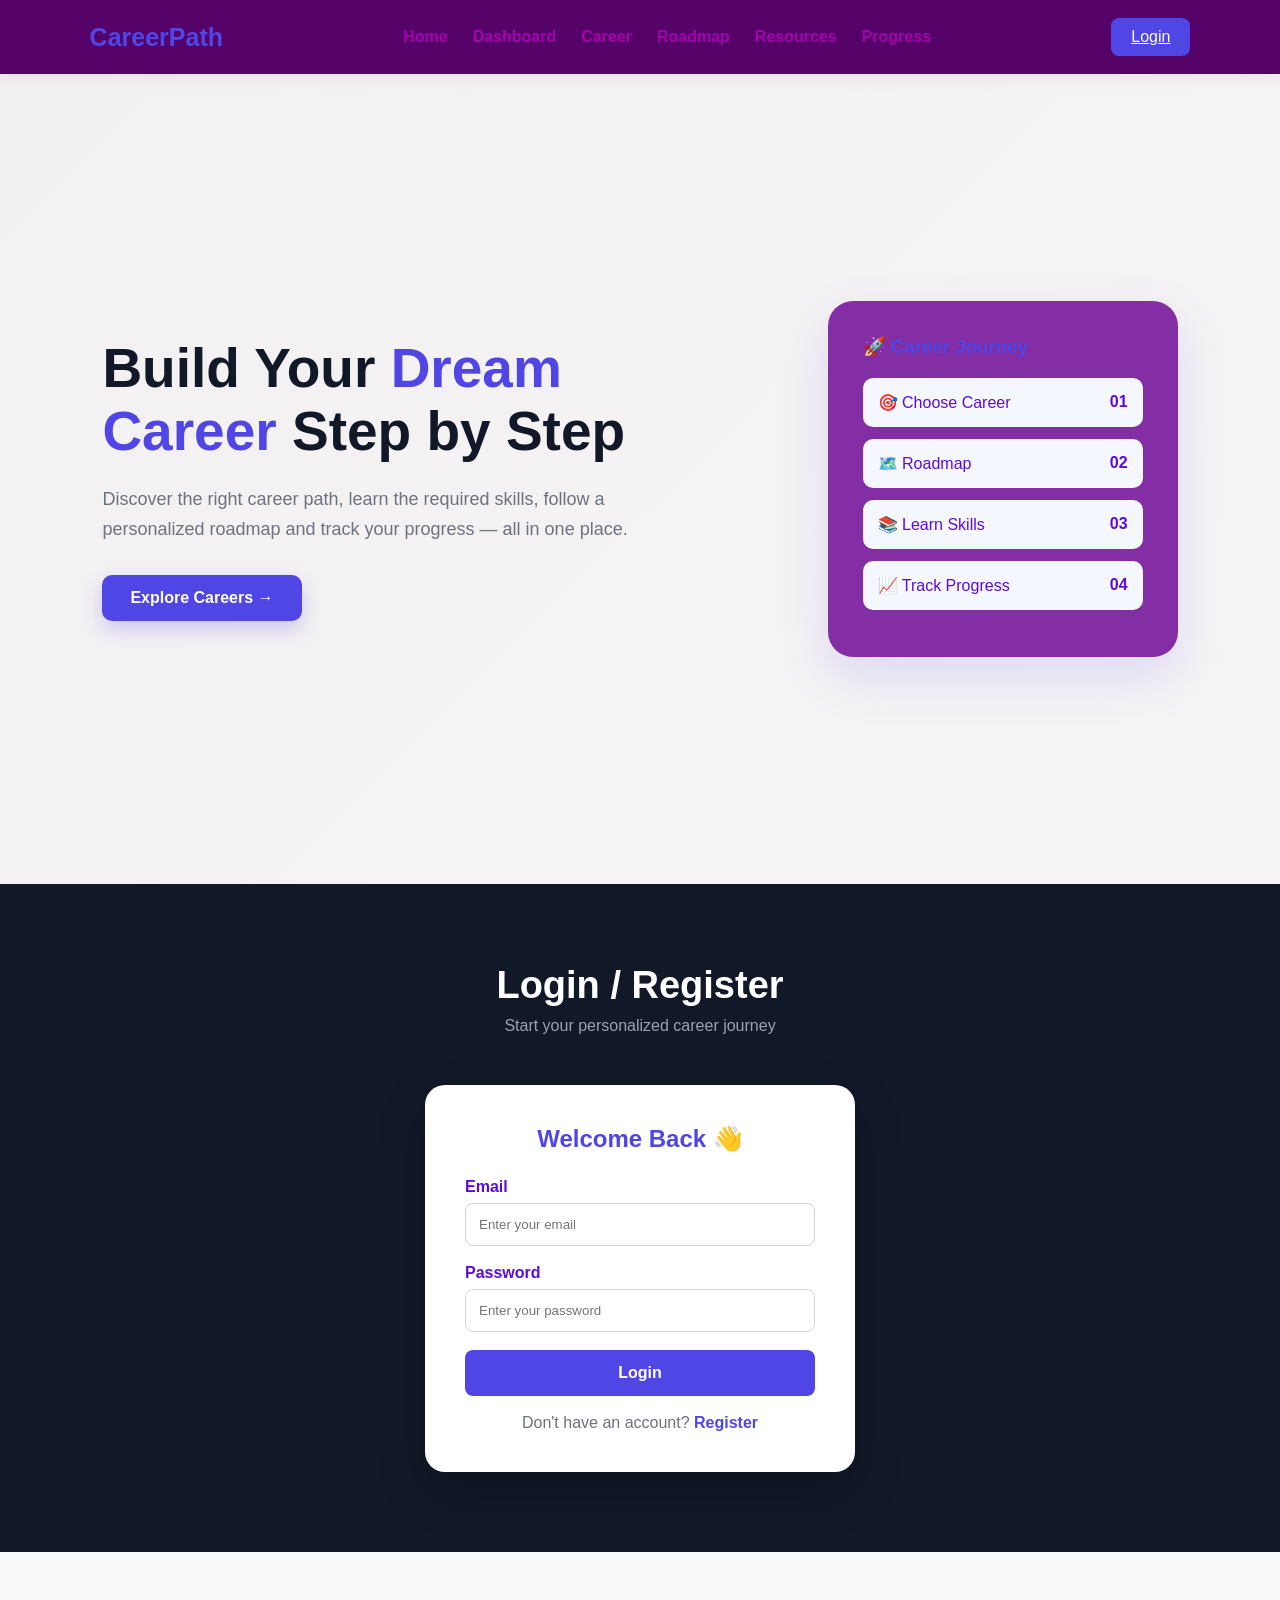
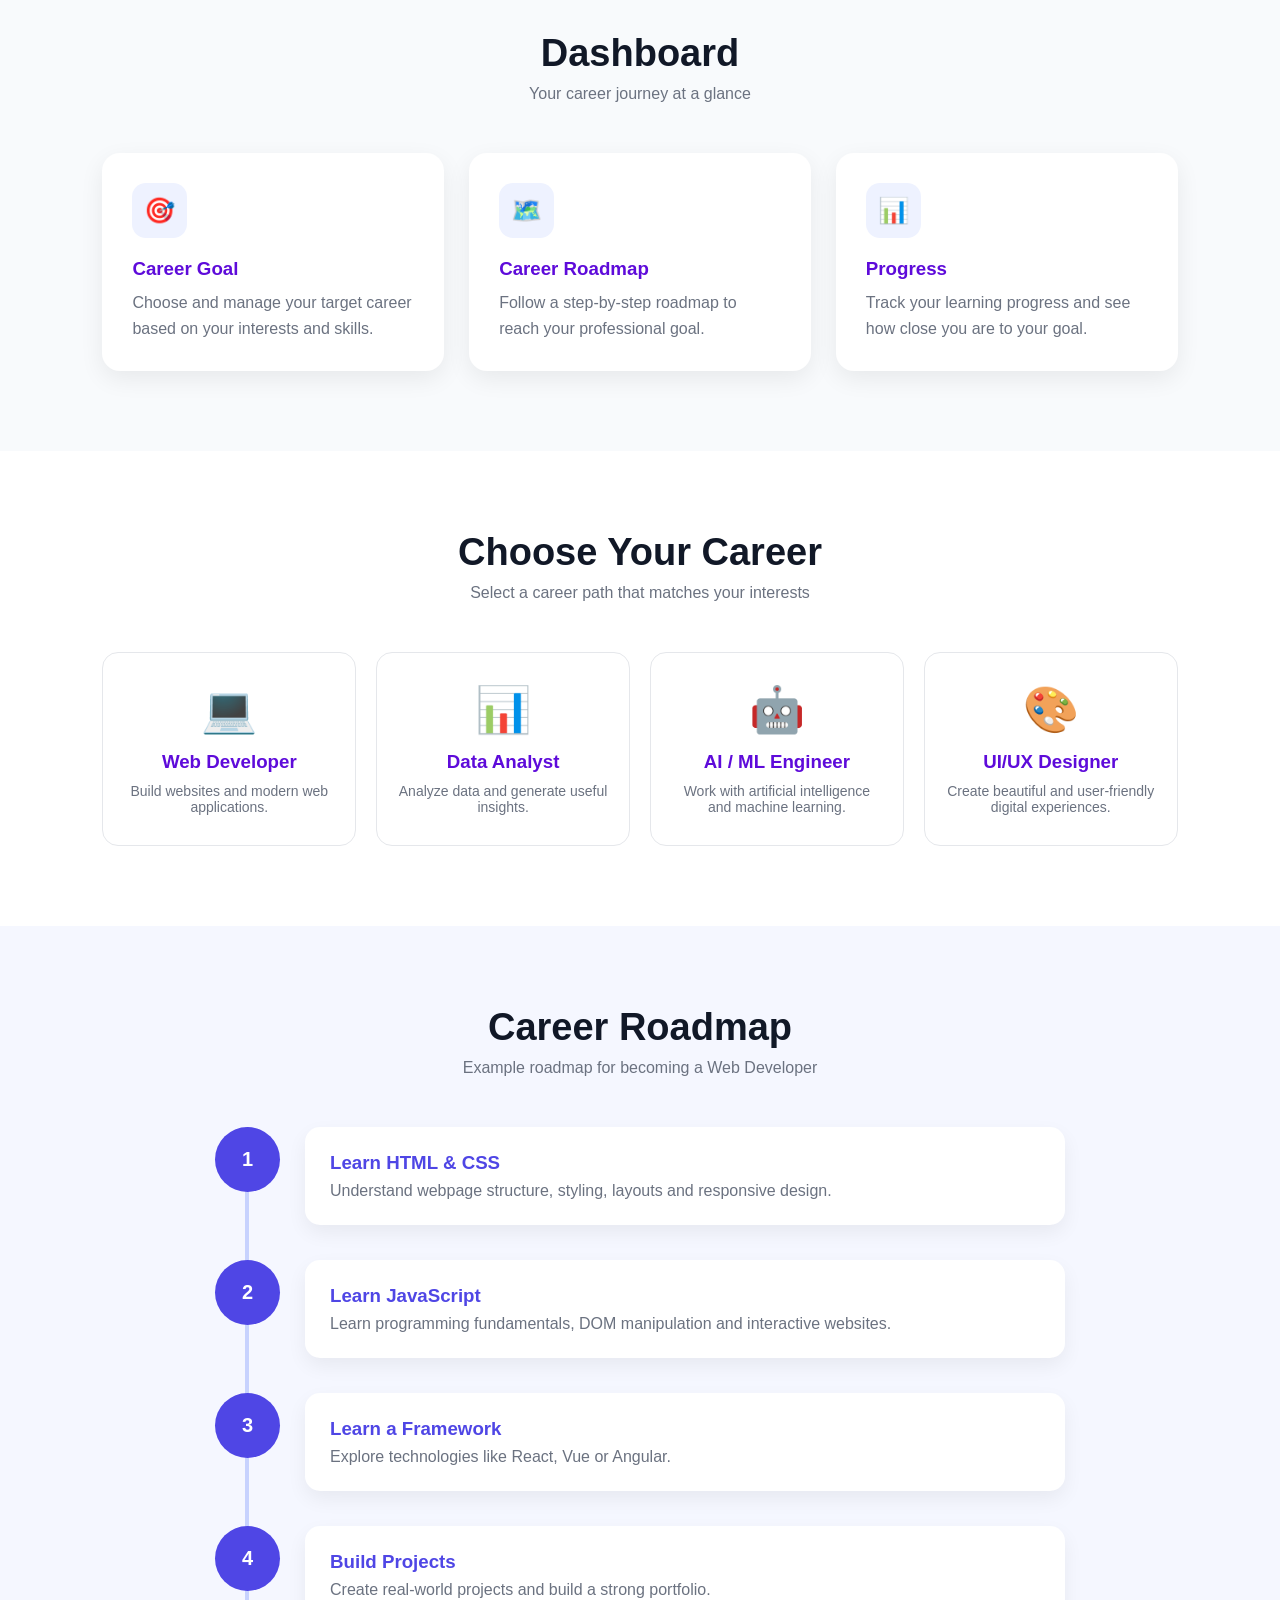
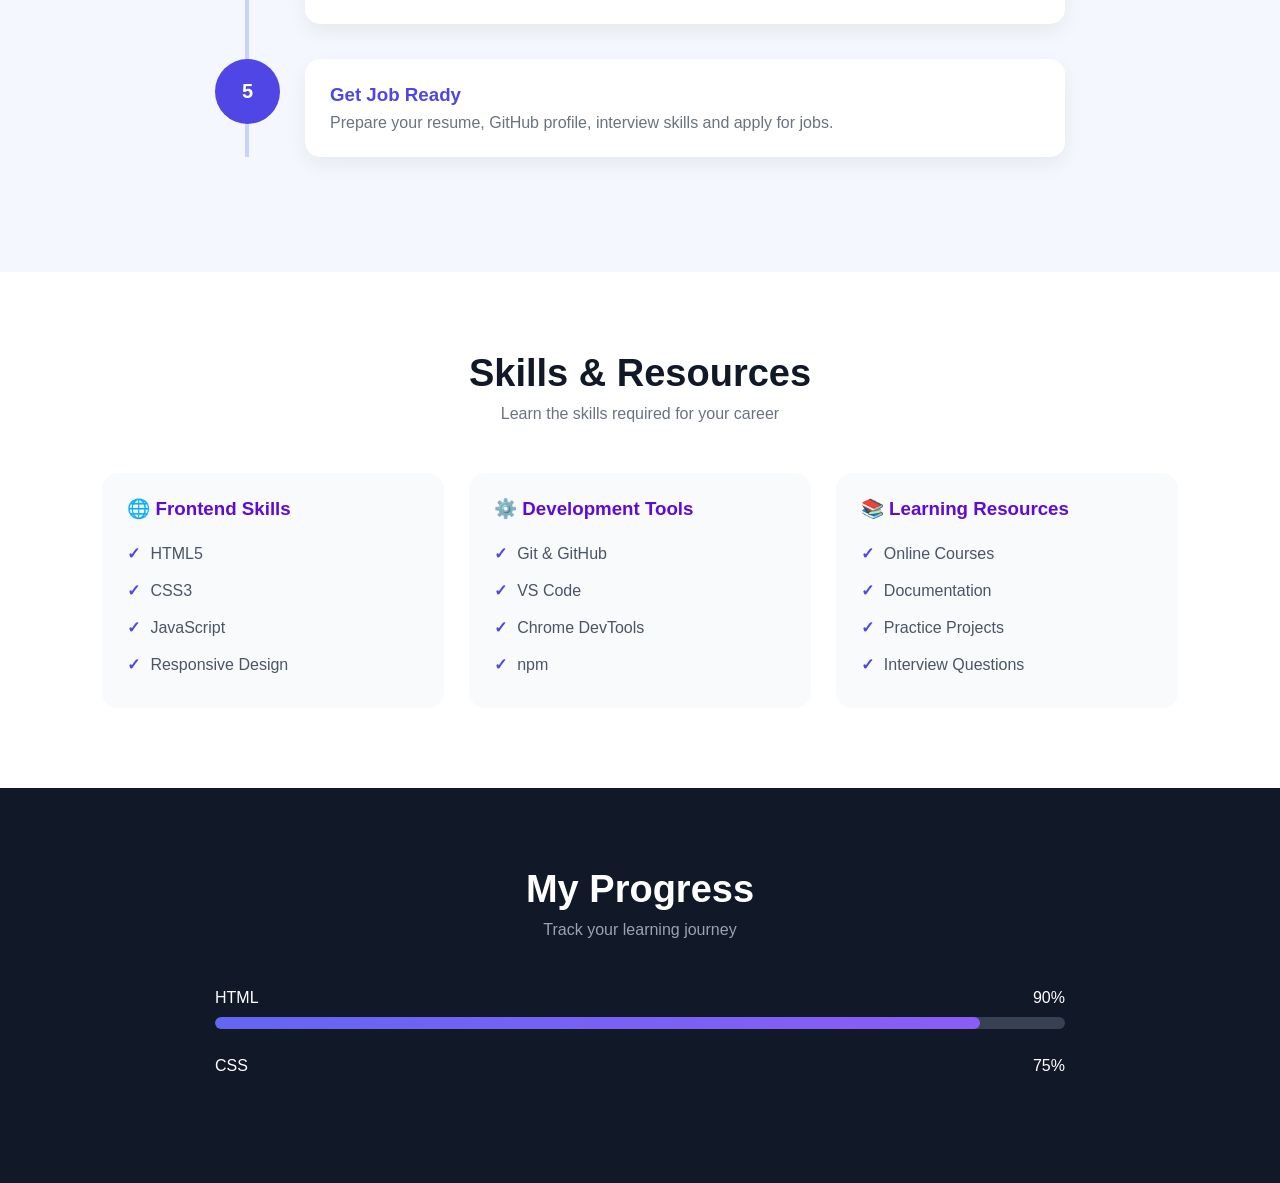
<file: index.html>
<!DOCTYPE html>
<html lang="en">
<head>
    <meta charset="UTF-8">
    <meta name="viewport" content="width=device-width, initial-scale=1.0">
    <title>CareerPath - Career Guidance Platform</title>

    <style>
        * {
            margin: 0;
            padding: 0;
            box-sizing: border-box;
            font-family: "Segoe UI", Arial, sans-serif;
        }

        body {
            background: #41034a;
            color: #5e0bda;
        }

        /* NAVBAR */
        nav {
            width: 100%;
            padding: 18px 7%;
            background: rgb(86, 3, 105);
            display: flex;
            justify-content: space-between;
            align-items: center;
            box-shadow: 0 3px 15px rgba(0,0,0,0.08);
            position: sticky;
            top: 0;
            z-index: 100;
        }

        .logo {
            font-size: 25px;
            font-weight: 800;
            color: #4f46e5;
        }

        nav ul {
            list-style: none;
            display: flex;
            gap: 25px;
        }

        nav ul li a {
            text-decoration: none;
            color: #a005ab;
            font-weight: 600;
            transition: 0.3s;
        }

        nav ul li a:hover {
            color: #4f46e5;
        }

        .login-btn {
            padding: 10px 20px;
            background: #4f46e5;
            color: white !important;
            border-radius: 8px;
        }

        /* HERO */
        .hero {
            min-height: 90vh;
            display: flex;
            justify-content: space-between;
            align-items: center;
            padding: 70px 8%;
            background: linear-gradient(135deg, #f3f0f2, #f7f4f6);
        }

        .hero-text {
            width: 55%;
        }

        .hero-text h1 {
            font-size: 55px;
            line-height: 1.15;
            color: #111827;
            margin-bottom: 20px;
        }

        .hero-text h1 span {
            color: #4f46e5;
        }

        .hero-text p {
            font-size: 18px;
            color: #6b7280;
            line-height: 1.7;
            margin-bottom: 30px;
        }

        .primary-btn {
            display: inline-block;
            padding: 14px 28px;
            background: #4f46e5;
            color: white;
            text-decoration: none;
            border-radius: 10px;
            font-weight: 700;
            transition: 0.3s;
            box-shadow: 0 8px 20px rgba(79,70,229,0.25);
        }

        .primary-btn:hover {
            transform: translateY(-3px);
            background: #4338ca;
        }

        .hero-card {
            width: 350px;
            padding: 35px;
            background: rgb(132, 46, 165);
            border-radius: 25px;
            box-shadow: 0 20px 50px rgba(79,70,229,0.15);
        }

        .hero-card h3 {
            margin-bottom: 20px;
            color: #4f46e5;
        }

        .career-item {
            padding: 15px;
            margin: 12px 0;
            background: #f5f7ff;
            border-radius: 10px;
            display: flex;
            justify-content: space-between;
        }

        /* COMMON SECTION */
        section {
            padding: 80px 8%;
        }

        .section-title {
            text-align: center;
            margin-bottom: 50px;
        }

        .section-title h2 {
            font-size: 38px;
            color: #111827;
            margin-bottom: 10px;
        }

        .section-title p {
            color: #6b7280;
        }

        /* LOGIN */
        .login-section {
            background: #111827;
        }

        .login-box {
            max-width: 430px;
            margin: auto;
            padding: 40px;
            background: white;
            border-radius: 20px;
            box-shadow: 0 20px 50px rgba(0,0,0,0.2);
        }

        .login-box h2 {
            text-align: center;
            margin-bottom: 25px;
            color: #4f46e5;
        }

        .input-box {
            margin-bottom: 18px;
        }

        .input-box label {
            display: block;
            margin-bottom: 7px;
            font-weight: 600;
        }

        .input-box input {
            width: 100%;
            padding: 13px;
            border: 1px solid #d1d5db;
            border-radius: 8px;
            outline: none;
        }

        .input-box input:focus {
            border-color: #4f46e5;
        }

        .login-box button {
            width: 100%;
            border: none;
            padding: 14px;
            background: #4f46e5;
            color: white;
            border-radius: 8px;
            font-size: 16px;
            font-weight: bold;
            cursor: pointer;
        }

        /* DASHBOARD */
        .dashboard {
            background: #f8fafc;
        }

        .dashboard-grid {
            display: grid;
            grid-template-columns: repeat(3, 1fr);
            gap: 25px;
        }

        .dashboard-card {
            background: white;
            padding: 30px;
            border-radius: 18px;
            box-shadow: 0 8px 25px rgba(0,0,0,0.07);
            transition: 0.3s;
        }

        .dashboard-card:hover {
            transform: translateY(-7px);
        }

        .icon {
            width: 55px;
            height: 55px;
            display: flex;
            justify-content: center;
            align-items: center;
            border-radius: 14px;
            background: #eef2ff;
            font-size: 25px;
            margin-bottom: 20px;
        }

        .dashboard-card h3 {
            margin-bottom: 10px;
        }

        .dashboard-card p {
            color: #6b7280;
            line-height: 1.6;
        }

        /* CAREER */
        .career-section {
            background: white;
        }

        .career-grid {
            display: grid;
            grid-template-columns: repeat(4, 1fr);
            gap: 20px;
        }

        .career-card {
            padding: 30px 20px;
            text-align: center;
            border: 1px solid #e5e7eb;
            border-radius: 16px;
            transition: 0.3s;
            cursor: pointer;
        }

        .career-card:hover {
            border-color: #4f46e5;
            transform: translateY(-8px);
            box-shadow: 0 15px 30px rgba(79,70,229,0.12);
        }

        .career-card .emoji {
            font-size: 45px;
            margin-bottom: 15px;
        }

        .career-card h3 {
            margin-bottom: 10px;
        }

        .career-card p {
            color: #6b7280;
            font-size: 14px;
        }

        /* ROADMAP */
        .roadmap {
            background: #f5f7ff;
        }

        .roadmap-container {
            max-width: 850px;
            margin: auto;
            position: relative;
        }

        .roadmap-container::before {
            content: "";
            position: absolute;
            left: 30px;
            top: 0;
            width: 4px;
            height: 100%;
            background: #c7d2fe;
        }

        .step {
            position: relative;
            display: flex;
            gap: 25px;
            margin-bottom: 35px;
        }

        .step-number {
            min-width: 65px;
            height: 65px;
            border-radius: 50%;
            background: #4f46e5;
            color: white;
            display: flex;
            justify-content: center;
            align-items: center;
            font-weight: bold;
            font-size: 20px;
            z-index: 2;
        }

        .step-content {
            background: white;
            padding: 25px;
            border-radius: 15px;
            flex: 1;
            box-shadow: 0 8px 20px rgba(0,0,0,0.06);
        }

        .step-content h3 {
            color: #4f46e5;
            margin-bottom: 8px;
        }

        .step-content p {
            color: #6b7280;
        }

        /* SKILLS */
        .skills-section {
            background: white;
        }

        .skills-grid {
            display: grid;
            grid-template-columns: repeat(3, 1fr);
            gap: 25px;
        }

        .skill-card {
            padding: 25px;
            border-radius: 16px;
            background: #f8fafc;
        }

        .skill-card h3 {
            margin-bottom: 15px;
        }

        .skill-card ul {
            list-style: none;
        }

        .skill-card li {
            padding: 9px 0;
            color: #4b5563;
        }

        .skill-card li::before {
            content: "✓";
            color: #4f46e5;
            font-weight: bold;
            margin-right: 10px;
        }

        /* PROGRESS */
        .progress-section {
            background: #111827;
            color: white;
        }

        .progress-section .section-title h2 {
            color: white;
        }

        .progress-container {
            max-width: 850px;
            margin: auto;
        }

        .progress-item {
            margin-bottom: 28px;
        }

        .progress-info {
            display: flex;
            justify-content: space-between;
            margin-bottom: 10px;
        }

        .progress-bar {
            height: 12px;
            background: #374151;
            border-radius: 20px;
            overflow: hidden;
        }

        .progress-fill {
            height: 100%;
            background: linear-gradient(90deg, #6366f1, #8b5cf6);
            border-radius: 20px;
        }

        /* FOOTER */
        footer {
            text-align: center;
            padding: 25px;
            background: #0b1120;
            color: #9ca3af;
        }

        /* RESPONSIVE */
        @media (max-width: 900px) {
            .hero {
                flex-direction: column;
                text-align: center;
                gap: 40px;
            }

            .hero-text {
                width: 100%;
            }

            .hero-text h1 {
                font-size: 40px;
            }

            .dashboard-grid,
            .skills-grid {
                grid-template-columns: repeat(2, 1fr);
            }

            .career-grid {
                grid-template-columns: repeat(2, 1fr);
            }
        }

        @media (max-width: 600px) {
            nav ul {
                display: none;
            }

            section {
                padding: 60px 5%;
            }

            .hero {
                padding: 60px 5%;
            }

            .hero-card {
                width: 100%;
            }

            .dashboard-grid,
            .skills-grid,
            .career-grid {
                grid-template-columns: 1fr;
            }

            .hero-text h1 {
                font-size: 34px;
            }
        }
    </style>
</head>

<body>

    <!-- NAVBAR -->
    <nav>
        <div class="logo">CareerPath</div>

        <ul>
            <li><a href="#home">Home</a></li>
            <li><a href="#dashboard">Dashboard</a></li>
            <li><a href="#career">Career</a></li>
            <li><a href="#roadmap">Roadmap</a></li>
            <li><a href="#skills">Resources</a></li>
            <li><a href="#progress">Progress</a></li>
        </ul>

        <a href="#login" class="login-btn">Login</a>
    </nav>


    <!-- HOME -->
    <section class="hero" id="home">

        <div class="hero-text">
            <h1>
                Build Your <span>Dream Career</span>
                Step by Step
            </h1>

            <p>
                Discover the right career path, learn the required skills,
                follow a personalized roadmap and track your progress
                — all in one place.
            </p>

            <a href="#career" class="primary-btn">
                Explore Careers →
            </a>
        </div>

        <div class="hero-card">
            <h3>🚀 Career Journey</h3>

            <div class="career-item">
                <span>🎯 Choose Career</span>
                <b>01</b>
            </div>

            <div class="career-item">
                <span>🗺️ Roadmap</span>
                <b>02</b>
            </div>

            <div class="career-item">
                <span>📚 Learn Skills</span>
                <b>03</b>
            </div>

            <div class="career-item">
                <span>📈 Track Progress</span>
                <b>04</b>
            </div>
        </div>

    </section>


    <!-- LOGIN / REGISTER -->
    <section class="login-section" id="login">

        <div class="section-title">
            <h2 style="color:white;">Login / Register</h2>
            <p style="color:#9ca3af;">
                Start your personalized career journey
            </p>
        </div>

        <div class="login-box">

            <h2>Welcome Back 👋</h2>

            <div class="input-box">
                <label>Email</label>
                <input type="email" placeholder="Enter your email">
            </div>

            <div class="input-box">
                <label>Password</label>
                <input type="password" placeholder="Enter your password">
            </div>

            <button>Login</button>

            <p style="text-align:center; margin-top:18px; color:#6b7280;">
                Don't have an account?
                <span style="color:#4f46e5; font-weight:bold;">
                    Register
                </span>
            </p>

        </div>
    </section>


    <!-- DASHBOARD -->
    <section class="dashboard" id="dashboard">

        <div class="section-title">
            <h2>Dashboard</h2>
            <p>Your career journey at a glance</p>
        </div>

        <div class="dashboard-grid">

            <div class="dashboard-card">
                <div class="icon">🎯</div>
                <h3>Career Goal</h3>
                <p>
                    Choose and manage your target career based
                    on your interests and skills.
                </p>
            </div>

            <div class="dashboard-card">
                <div class="icon">🗺️</div>
                <h3>Career Roadmap</h3>
                <p>
                    Follow a step-by-step roadmap to reach
                    your professional goal.
                </p>
            </div>

            <div class="dashboard-card">
                <div class="icon">📊</div>
                <h3>Progress</h3>
                <p>
                    Track your learning progress and see
                    how close you are to your goal.
                </p>
            </div>

        </div>
    </section>


    <!-- CHOOSE CAREER -->
    <section class="career-section" id="career">

        <div class="section-title">
            <h2>Choose Your Career</h2>
            <p>Select a career path that matches your interests</p>
        </div>

        <div class="career-grid">

            <div class="career-card">
                <div class="emoji">💻</div>
                <h3>Web Developer</h3>
                <p>Build websites and modern web applications.</p>
            </div>

            <div class="career-card">
                <div class="emoji">📊</div>
                <h3>Data Analyst</h3>
                <p>Analyze data and generate useful insights.</p>
            </div>

            <div class="career-card">
                <div class="emoji">🤖</div>
                <h3>AI / ML Engineer</h3>
                <p>Work with artificial intelligence and machine learning.</p>
            </div>

            <div class="career-card">
                <div class="emoji">🎨</div>
                <h3>UI/UX Designer</h3>
                <p>Create beautiful and user-friendly digital experiences.</p>
            </div>

        </div>
    </section>


    <!-- CAREER ROADMAP -->
    <section class="roadmap" id="roadmap">

        <div class="section-title">
            <h2>Career Roadmap</h2>
            <p>Example roadmap for becoming a Web Developer</p>
        </div>

        <div class="roadmap-container">

            <div class="step">
                <div class="step-number">1</div>

                <div class="step-content">
                    <h3>Learn HTML & CSS</h3>
                    <p>
                        Understand webpage structure, styling,
                        layouts and responsive design.
                    </p>
                </div>
            </div>

            <div class="step">
                <div class="step-number">2</div>

                <div class="step-content">
                    <h3>Learn JavaScript</h3>
                    <p>
                        Learn programming fundamentals,
                        DOM manipulation and interactive websites.
                    </p>
                </div>
            </div>

            <div class="step">
                <div class="step-number">3</div>

                <div class="step-content">
                    <h3>Learn a Framework</h3>
                    <p>
                        Explore technologies like React,
                        Vue or Angular.
                    </p>
                </div>
            </div>

            <div class="step">
                <div class="step-number">4</div>

                <div class="step-content">
                    <h3>Build Projects</h3>
                    <p>
                        Create real-world projects and build
                        a strong portfolio.
                    </p>
                </div>
            </div>

            <div class="step">
                <div class="step-number">5</div>

                <div class="step-content">
                    <h3>Get Job Ready</h3>
                    <p>
                        Prepare your resume, GitHub profile,
                        interview skills and apply for jobs.
                    </p>
                </div>
            </div>

        </div>
    </section>


    <!-- SKILLS & RESOURCES -->
    <section class="skills-section" id="skills">

        <div class="section-title">
            <h2>Skills & Resources</h2>
            <p>Learn the skills required for your career</p>
        </div>

        <div class="skills-grid">

            <div class="skill-card">
                <h3>🌐 Frontend Skills</h3>

                <ul>
                    <li>HTML5</li>
                    <li>CSS3</li>
                    <li>JavaScript</li>
                    <li>Responsive Design</li>
                </ul>
            </div>

            <div class="skill-card">
                <h3>⚙️ Development Tools</h3>

                <ul>
                    <li>Git & GitHub</li>
                    <li>VS Code</li>
                    <li>Chrome DevTools</li>
                    <li>npm</li>
                </ul>
            </div>

            <div class="skill-card">
                <h3>📚 Learning Resources</h3>

                <ul>
                    <li>Online Courses</li>
                    <li>Documentation</li>
                    <li>Practice Projects</li>
                    <li>Interview Questions</li>
                </ul>
            </div>

        </div>
    </section>


    <!-- PROGRESS -->
    <section class="progress-section" id="progress">

        <div class="section-title">
            <h2>My Progress</h2>
            <p style="color:#9ca3af;">
                Track your learning journey
            </p>
        </div>

        <div class="progress-container">

            <div class="progress-item">
                <div class="progress-info">
                    <span>HTML</span>
                    <span>90%</span>
                </div>

                <div class="progress-bar">
                    <div class="progress-fill" style="width:90%;"></div>
                </div>
            </div>

            <div class="progress-item">
                <div class="progress-info">
                    <span>CSS</span>
                    <span>75%</span>
                </div
</file>
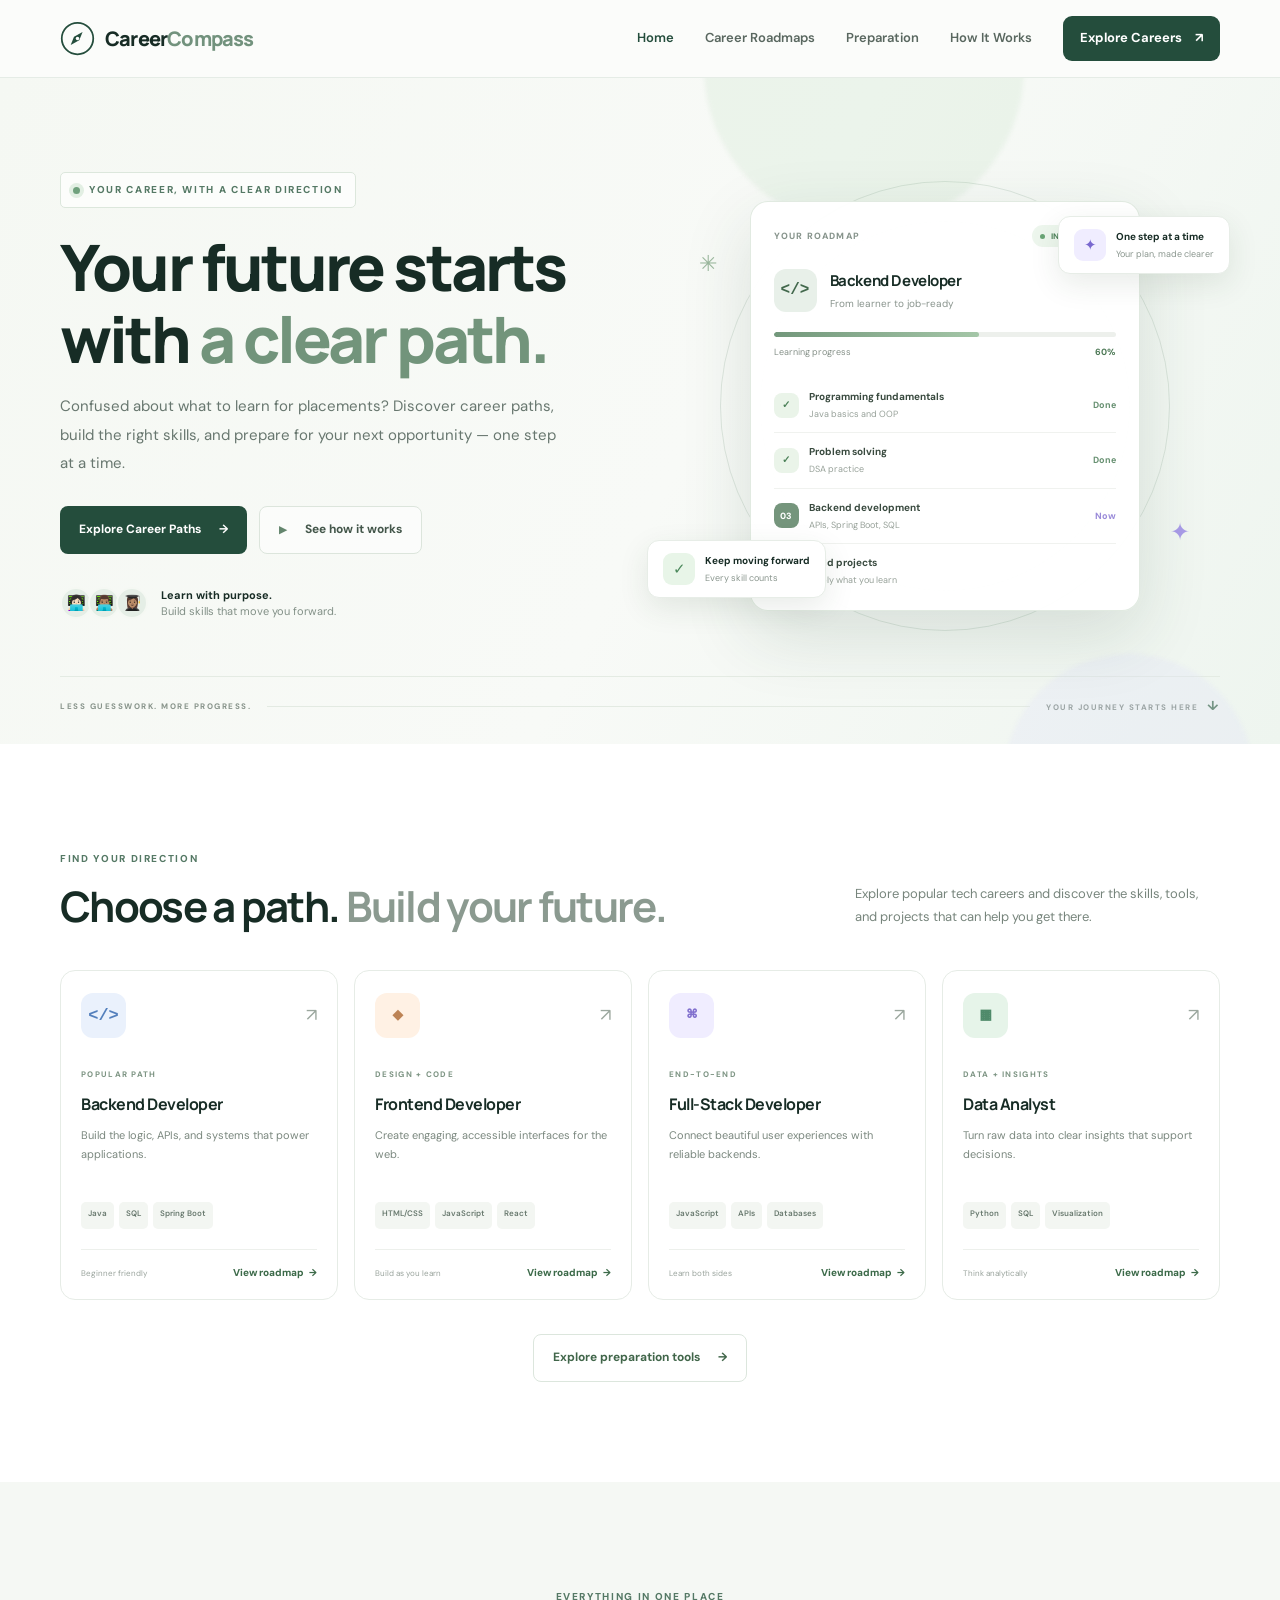
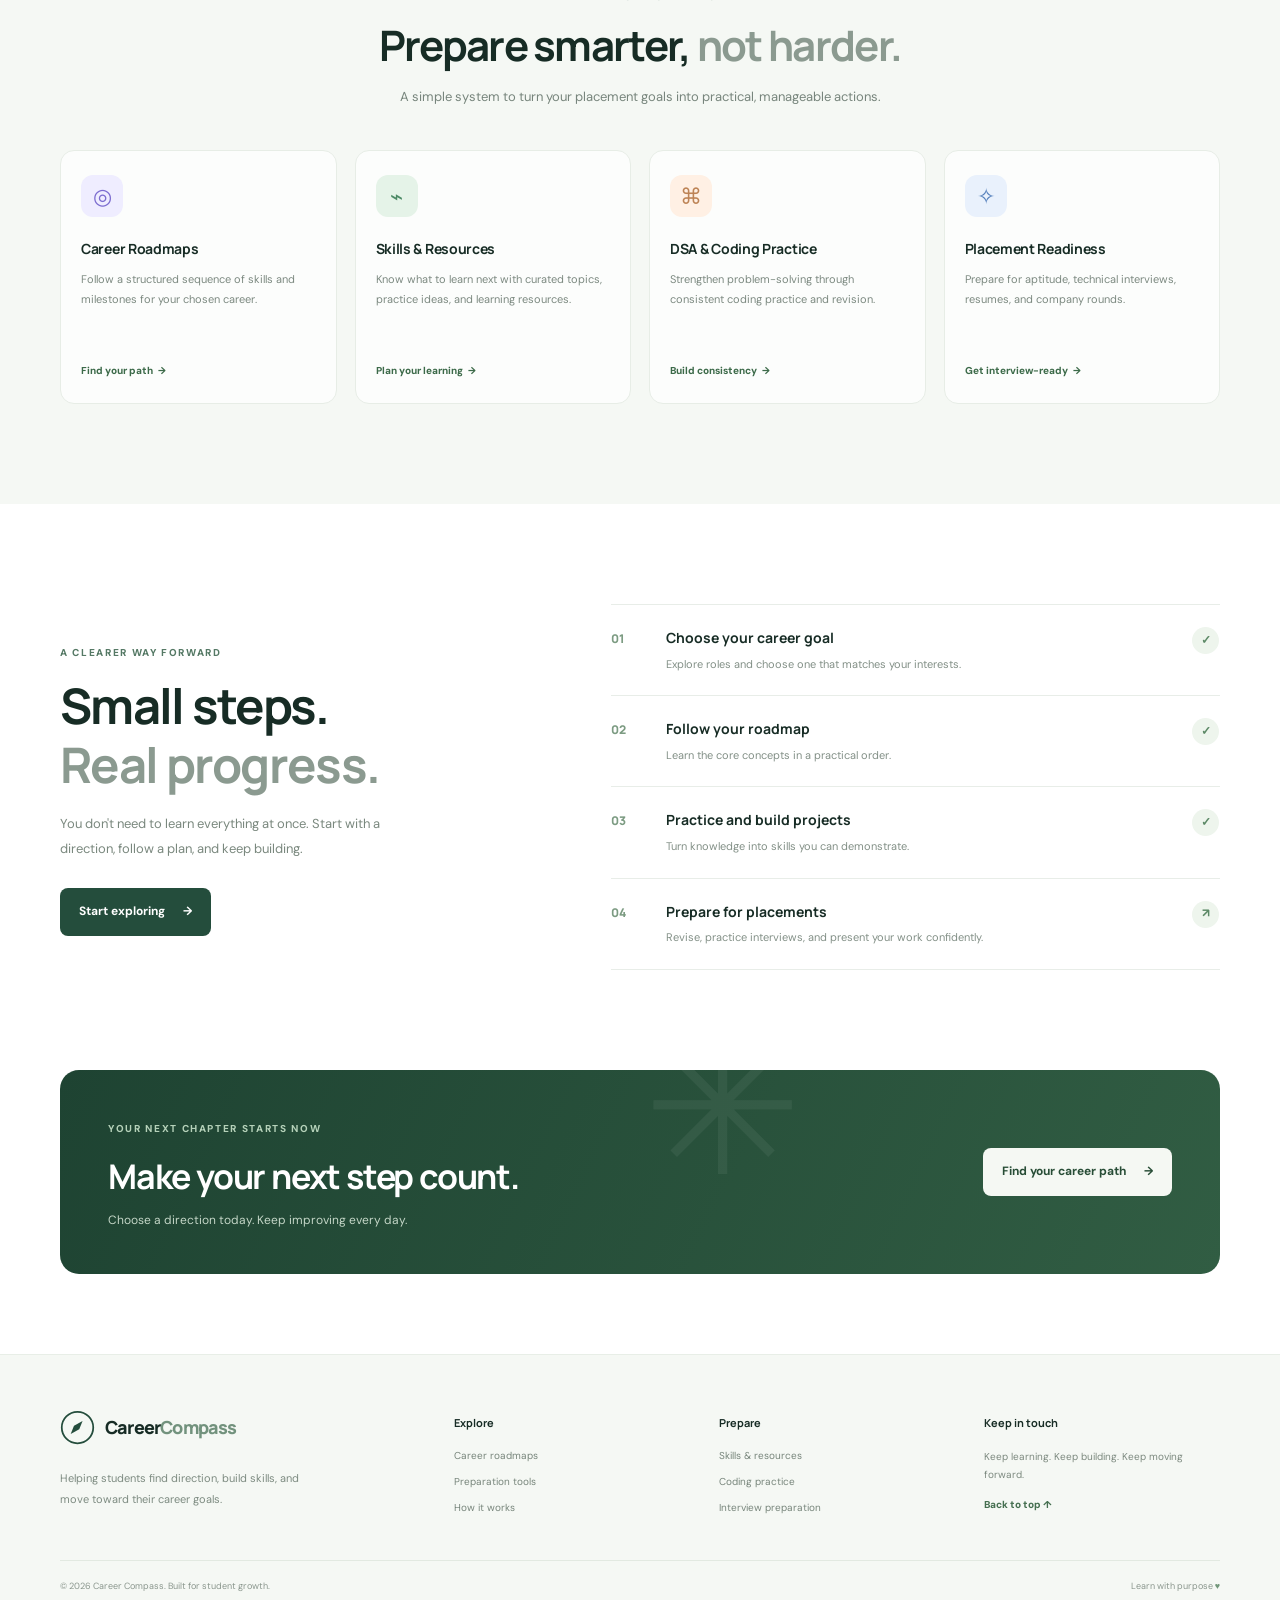
<file: career_compass_homepage/index.html>
<!DOCTYPE html>
<html lang="en">
<head>
  <meta charset="UTF-8">
  <meta name="viewport" content="width=device-width, initial-scale=1.0">
  <meta name="description" content="Career Compass helps students plan career roadmaps, practice skills, and prepare for placements.">
  <title>Career Compass | Find Your Direction</title>
  <link rel="preconnect" href="https://fonts.googleapis.com">
  <link rel="preconnect" href="https://fonts.gstatic.com" crossorigin>
  <link href="https://fonts.googleapis.com/css2?family=DM+Sans:wght@400;500;600;700&family=Manrope:wght@400;500;600;700;800&display=swap" rel="stylesheet">
  <link rel="stylesheet" href="style.css">
</head>
<body>
  <header class="site-header">
    <nav class="navbar container" aria-label="Main navigation">
      <a class="brand" href="#home" aria-label="Career Compass home">
        <span class="brand-mark" aria-hidden="true">
          <svg viewBox="0 0 40 40" role="img">
            <circle cx="20" cy="20" r="18" fill="none" stroke="currentColor" stroke-width="2"/>
            <path d="M25.8 12.5 22 22l-9.8 5.5 3.8-9.5z" fill="currentColor"/>
            <circle cx="20" cy="20" r="2" fill="#fff"/>
          </svg>
        </span>
        <span>Career<span class="brand-accent">Compass</span></span>
      </a>

      <button class="menu-toggle" id="menuToggle" aria-label="Toggle navigation" aria-expanded="false" aria-controls="navLinks">
        <span></span><span></span><span></span>
      </button>

      <div class="nav-links" id="navLinks">
        <a class="nav-link active" href="#home">Home</a>
        <a class="nav-link" href="#roadmaps">Career Roadmaps</a>
        <a class="nav-link" href="#features">Preparation</a>
        <a class="nav-link" href="#how-it-works">How It Works</a>
        <a class="nav-cta" href="#roadmaps">Explore Careers <span aria-hidden="true">↗</span></a>
      </div>
    </nav>
  </header>

  <main>
    <section class="hero section" id="home">
      <div class="hero-glow glow-one"></div>
      <div class="hero-glow glow-two"></div>
      <div class="container hero-grid">
        <div class="hero-copy">
          <div class="eyebrow"><span class="eyebrow-dot"></span> YOUR CAREER, WITH A CLEAR DIRECTION</div>
          <h1>Your future starts with <span class="gradient-text">a clear path.</span></h1>
          <p class="hero-description">Confused about what to learn for placements? Discover career paths, build the right skills, and prepare for your next opportunity — one step at a time.</p>
          <div class="hero-actions">
            <a class="button button-primary" href="#roadmaps">Explore Career Paths <span aria-hidden="true">→</span></a>
            <a class="button button-secondary" href="#how-it-works"><span class="play-icon" aria-hidden="true">▶</span> See how it works</a>
          </div>
          <div class="hero-proof">
            <div class="proof-avatars" aria-hidden="true"><span>👩🏻‍💻</span><span>👨🏽‍💻</span><span>👩🏽‍🎓</span></div>
            <p><strong>Learn with purpose.</strong><br><span>Build skills that move you forward.</span></p>
          </div>
        </div>

        <div class="hero-visual" aria-label="Illustration of a student following a career roadmap">
          <div class="visual-orbit orbit-one"></div>
          <div class="visual-orbit orbit-two"></div>
          <div class="visual-card main-visual-card">
            <div class="visual-card-top"><span class="tiny-label">YOUR ROADMAP</span><span class="status-pill"><span></span> IN PROGRESS</span></div>
            <div class="roadmap-heading">
              <div class="code-icon">&lt;/&gt;</div>
              <div><h3>Backend Developer</h3><p>From learner to job-ready</p></div>
            </div>
            <div class="progress-line"><span></span></div>
            <div class="progress-caption"><span>Learning progress</span><strong>60%</strong></div>
            <div class="mini-roadmap">
              <div class="roadmap-step complete"><span class="step-check">✓</span><div><strong>Programming fundamentals</strong><small>Java basics and OOP</small></div><span class="step-state">Done</span></div>
              <div class="roadmap-step complete"><span class="step-check">✓</span><div><strong>Problem solving</strong><small>DSA practice</small></div><span class="step-state">Done</span></div>
              <div class="roadmap-step current"><span class="step-number">03</span><div><strong>Backend development</strong><small>APIs, Spring Boot, SQL</small></div><span class="step-current">Now</span></div>
              <div class="roadmap-step"><span class="step-number">04</span><div><strong>Build projects</strong><small>Apply what you learn</small></div></div>
            </div>
          </div>
          <div class="floating-note note-top"><span class="note-icon note-purple">✦</span><div><strong>One step at a time</strong><small>Your plan, made clearer</small></div></div>
          <div class="floating-note note-bottom"><span class="note-icon note-green">✓</span><div><strong>Keep moving forward</strong><small>Every skill counts</small></div></div>
          <span class="decor-star star-one">✳</span><span class="decor-star star-two">✦</span>
        </div>
      </div>
      <div class="container hero-bottom">
        <span>LESS GUESSWORK. MORE PROGRESS.</span>
        <div class="hero-bottom-line"></div>
        <span>YOUR JOURNEY STARTS HERE <span class="bottom-arrow">↓</span></span>
      </div>
    </section>

    <section class="section roadmaps-section" id="roadmaps">
      <div class="container">
        <div class="section-heading">
          <div><span class="section-kicker">FIND YOUR DIRECTION</span><h2>Choose a path. <span class="muted-heading">Build your future.</span></h2></div>
          <p>Explore popular tech careers and discover the skills, tools, and projects that can help you get there.</p>
        </div>

        <div class="roadmap-grid">
          <article class="career-card">
            <div class="career-card-top"><div class="career-icon icon-blue">&lt;/&gt;</div><span class="card-arrow" aria-hidden="true">↗</span></div>
            <span class="career-tag">POPULAR PATH</span>
            <h3>Backend Developer</h3>
            <p>Build the logic, APIs, and systems that power applications.</p>
            <div class="skill-tags"><span>Java</span><span>SQL</span><span>Spring Boot</span></div>
            <div class="card-bottom"><span>Beginner friendly</span><a href="roadmap.html" class="text-link">View roadmap <span>→</span></a></div>
          </article>
          <article class="career-card">
            <div class="career-card-top"><div class="career-icon icon-orange">◈</div><span class="card-arrow" aria-hidden="true">↗</span></div>
            <span class="career-tag">DESIGN + CODE</span>
            <h3>Frontend Developer</h3>
            <p>Create engaging, accessible interfaces for the web.</p>
            <div class="skill-tags"><span>HTML/CSS</span><span>JavaScript</span><span>React</span></div>
            <div class="card-bottom"><span>Build as you learn</span><a href="#features" class="text-link" data-career="Frontend Developer">View roadmap <span>→</span></a></div>
          </article>
          <article class="career-card">
            <div class="career-card-top"><div class="career-icon icon-purple">⌘</div><span class="card-arrow" aria-hidden="true">↗</span></div>
            <span class="career-tag">END-TO-END</span>
            <h3>Full-Stack Developer</h3>
            <p>Connect beautiful user experiences with reliable backends.</p>
            <div class="skill-tags"><span>JavaScript</span><span>APIs</span><span>Databases</span></div>
            <div class="card-bottom"><span>Learn both sides</span><a href="#features" class="text-link" data-career="Full-Stack Developer">View roadmap <span>→</span></a></div>
          </article>
          <article class="career-card">
            <div class="career-card-top"><div class="career-icon icon-green">▦</div><span class="card-arrow" aria-hidden="true">↗</span></div>
            <span class="career-tag">DATA + INSIGHTS</span>
            <h3>Data Analyst</h3>
            <p>Turn raw data into clear insights that support decisions.</p>
            <div class="skill-tags"><span>Python</span><span>SQL</span><span>Visualization</span></div>
            <div class="card-bottom"><span>Think analytically</span><a href="#features" class="text-link" data-career="Data Analyst">View roadmap <span>→</span></a></div>
          </article>
        </div>
        <div class="center-action"><a href="#features" class="button button-outline">Explore preparation tools <span>→</span></a></div>
      </div>
    </section>

    <section class="section features-section" id="features">
      <div class="container">
        <div class="section-heading section-heading-centered">
          <span class="section-kicker">EVERYTHING IN ONE PLACE</span>
          <h2>Prepare smarter, <span class="muted-heading">not harder.</span></h2>
          <p>A simple system to turn your placement goals into practical, manageable actions.</p>
        </div>
        <div class="features-grid">
          <article class="feature-item"><div class="feature-icon feature-violet">◎</div><h3>Career Roadmaps</h3><p>Follow a structured sequence of skills and milestones for your chosen career.</p><a href="#roadmaps" class="feature-link">Find your path <span>→</span></a></article>
          <article class="feature-item"><div class="feature-icon feature-mint">⌁</div><h3>Skills & Resources</h3><p>Know what to learn next with curated topics, practice ideas, and learning resources.</p><a href="#how-it-works" class="feature-link">Plan your learning <span>→</span></a></article>
          <article class="feature-item"><div class="feature-icon feature-peach">⌘</div><h3>DSA & Coding Practice</h3><p>Strengthen problem-solving through consistent coding practice and revision.</p><a href="#how-it-works" class="feature-link">Build consistency <span>→</span></a></article>
          <article class="feature-item"><div class="feature-icon feature-blue">✧</div><h3>Placement Readiness</h3><p>Prepare for aptitude, technical interviews, resumes, and company rounds.</p><a href="#how-it-works" class="feature-link">Get interview-ready <span>→</span></a></article>
        </div>
      </div>
    </section>

    <section class="section process-section" id="how-it-works">
      <div class="container process-grid">
        <div class="process-copy">
          <span class="section-kicker">A CLEARER WAY FORWARD</span>
          <h2>Small steps.<br><span class="muted-heading">Real progress.</span></h2>
          <p>You don't need to learn everything at once. Start with a direction, follow a plan, and keep building.</p>
          <a href="#roadmaps" class="button button-primary">Start exploring <span>→</span></a>
        </div>
        <div class="process-list">
          <article class="process-step"><span class="process-number">01</span><div><h3>Choose your career goal</h3><p>Explore roles and choose one that matches your interests.</p></div><span class="process-check">✓</span></article>
          <article class="process-step"><span class="process-number">02</span><div><h3>Follow your roadmap</h3><p>Learn the core concepts in a practical order.</p></div><span class="process-check">✓</span></article>
          <article class="process-step"><span class="process-number">03</span><div><h3>Practice and build projects</h3><p>Turn knowledge into skills you can demonstrate.</p></div><span class="process-check">✓</span></article>
          <article class="process-step"><span class="process-number">04</span><div><h3>Prepare for placements</h3><p>Revise, practice interviews, and present your work confidently.</p></div><span class="process-check">↗</span></article>
        </div>
      </div>
    </section>

    <section class="cta-section">
      <div class="container cta-box">
        <div class="cta-decoration" aria-hidden="true">✳</div>
        <div><span class="section-kicker">YOUR NEXT CHAPTER STARTS NOW</span><h2>Make your next step count.</h2><p>Choose a direction today. Keep improving every day.</p></div>
        <a href="#roadmaps" class="button button-light">Find your career path <span>→</span></a>
      </div>
    </section>
  </main>

  <footer class="site-footer">
    <div class="container footer-main">
      <div class="footer-brand-block">
        <a class="brand footer-brand" href="#home"><span class="brand-mark"><svg viewBox="0 0 40 40" aria-hidden="true"><circle cx="20" cy="20" r="18" fill="none" stroke="currentColor" stroke-width="2"/><path d="M25.8 12.5 22 22l-9.8 5.5 3.8-9.5z" fill="currentColor"/></svg></span><span>Career<span class="brand-accent">Compass</span></span></a>
        <p>Helping students find direction, build skills, and move toward their career goals.</p>
      </div>
      <div class="footer-column"><h4>Explore</h4><a href="#roadmaps">Career roadmaps</a><a href="#features">Preparation tools</a><a href="#how-it-works">How it works</a></div>
      <div class="footer-column"><h4>Prepare</h4><a href="#features">Skills & resources</a><a href="#features">Coding practice</a><a href="#features">Interview preparation</a></div>
      <div class="footer-column"><h4>Keep in touch</h4><p class="footer-small">Keep learning. Keep building. Keep moving forward.</p><a href="#home" class="back-top">Back to top ↑</a></div>
    </div>
    <div class="container footer-bottom"><span>© <span id="year"></span> Career Compass. Built for student growth.</span><span>Learn with purpose <span class="footer-heart">♥</span></span></div>
  </footer>

  <div class="toast" id="toast" role="status" aria-live="polite"></div>
  <script src="script.js"></script>
</body>
</html>
</file>
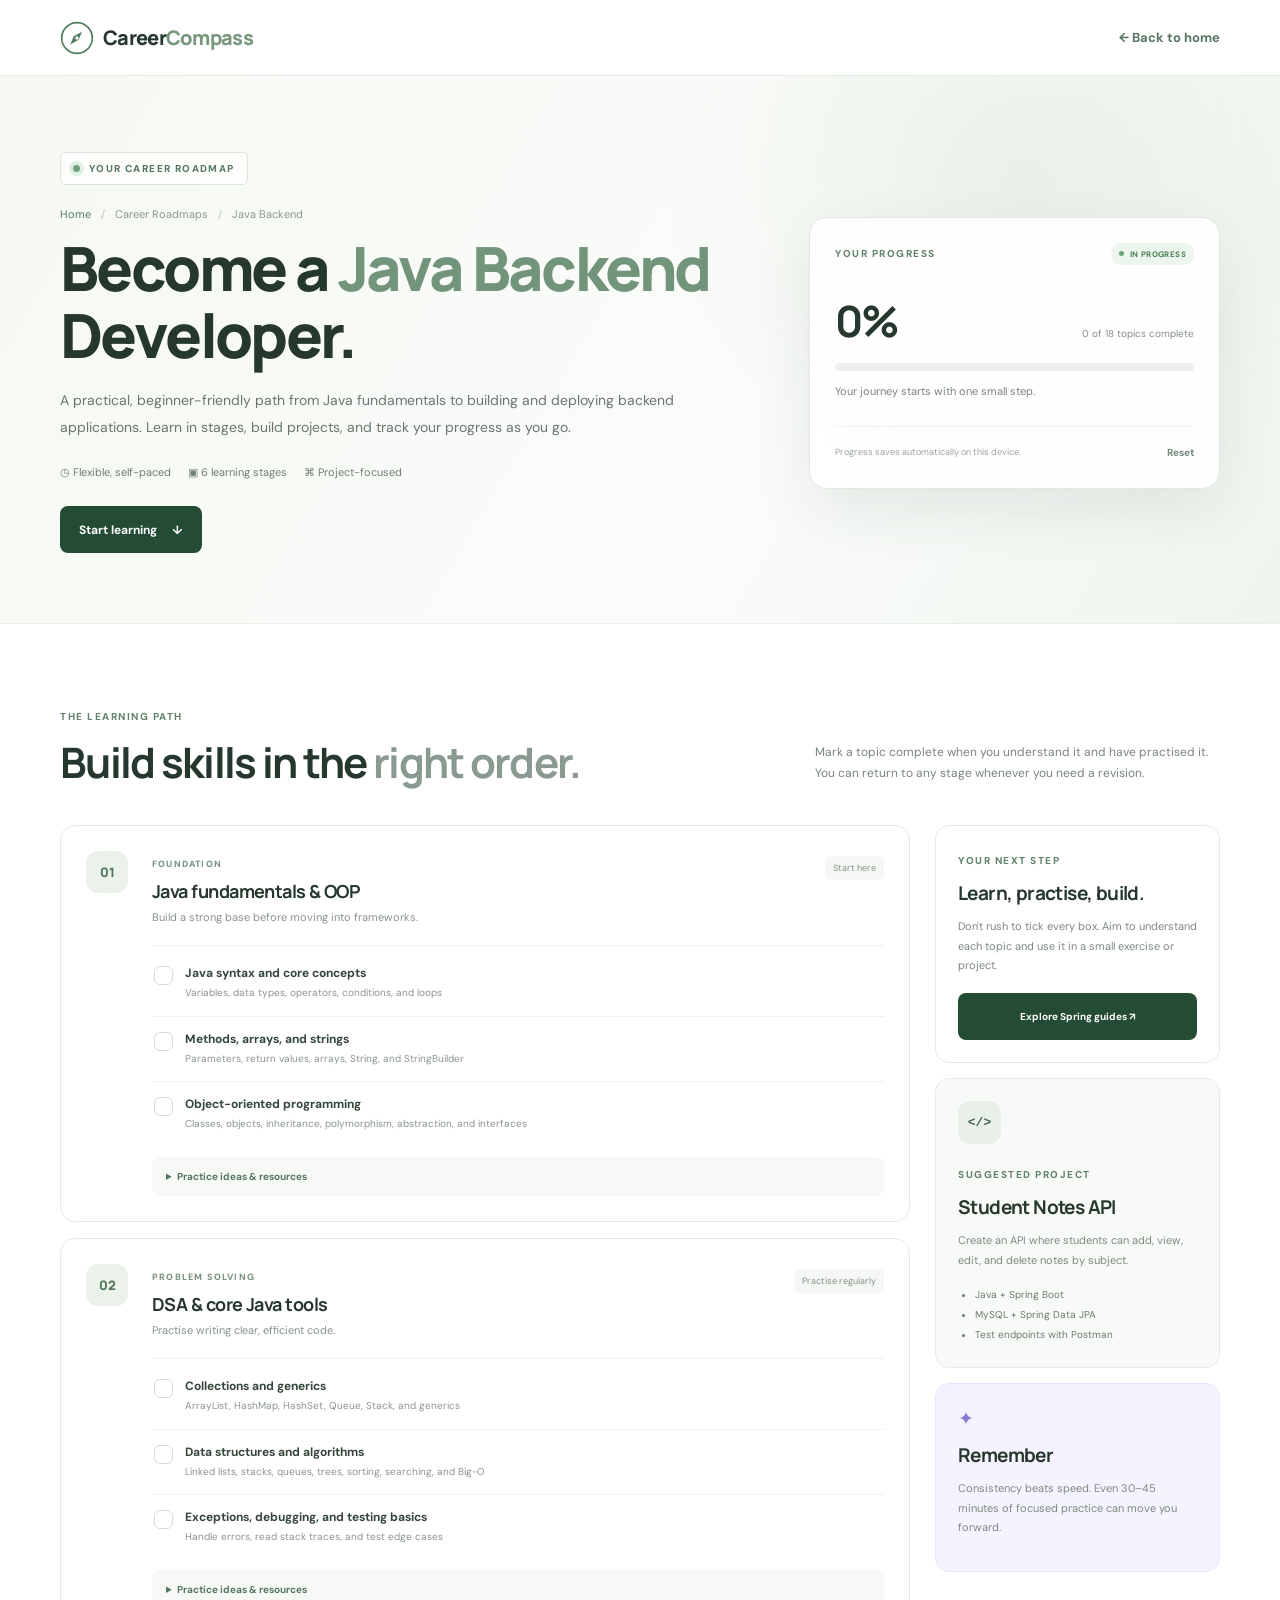
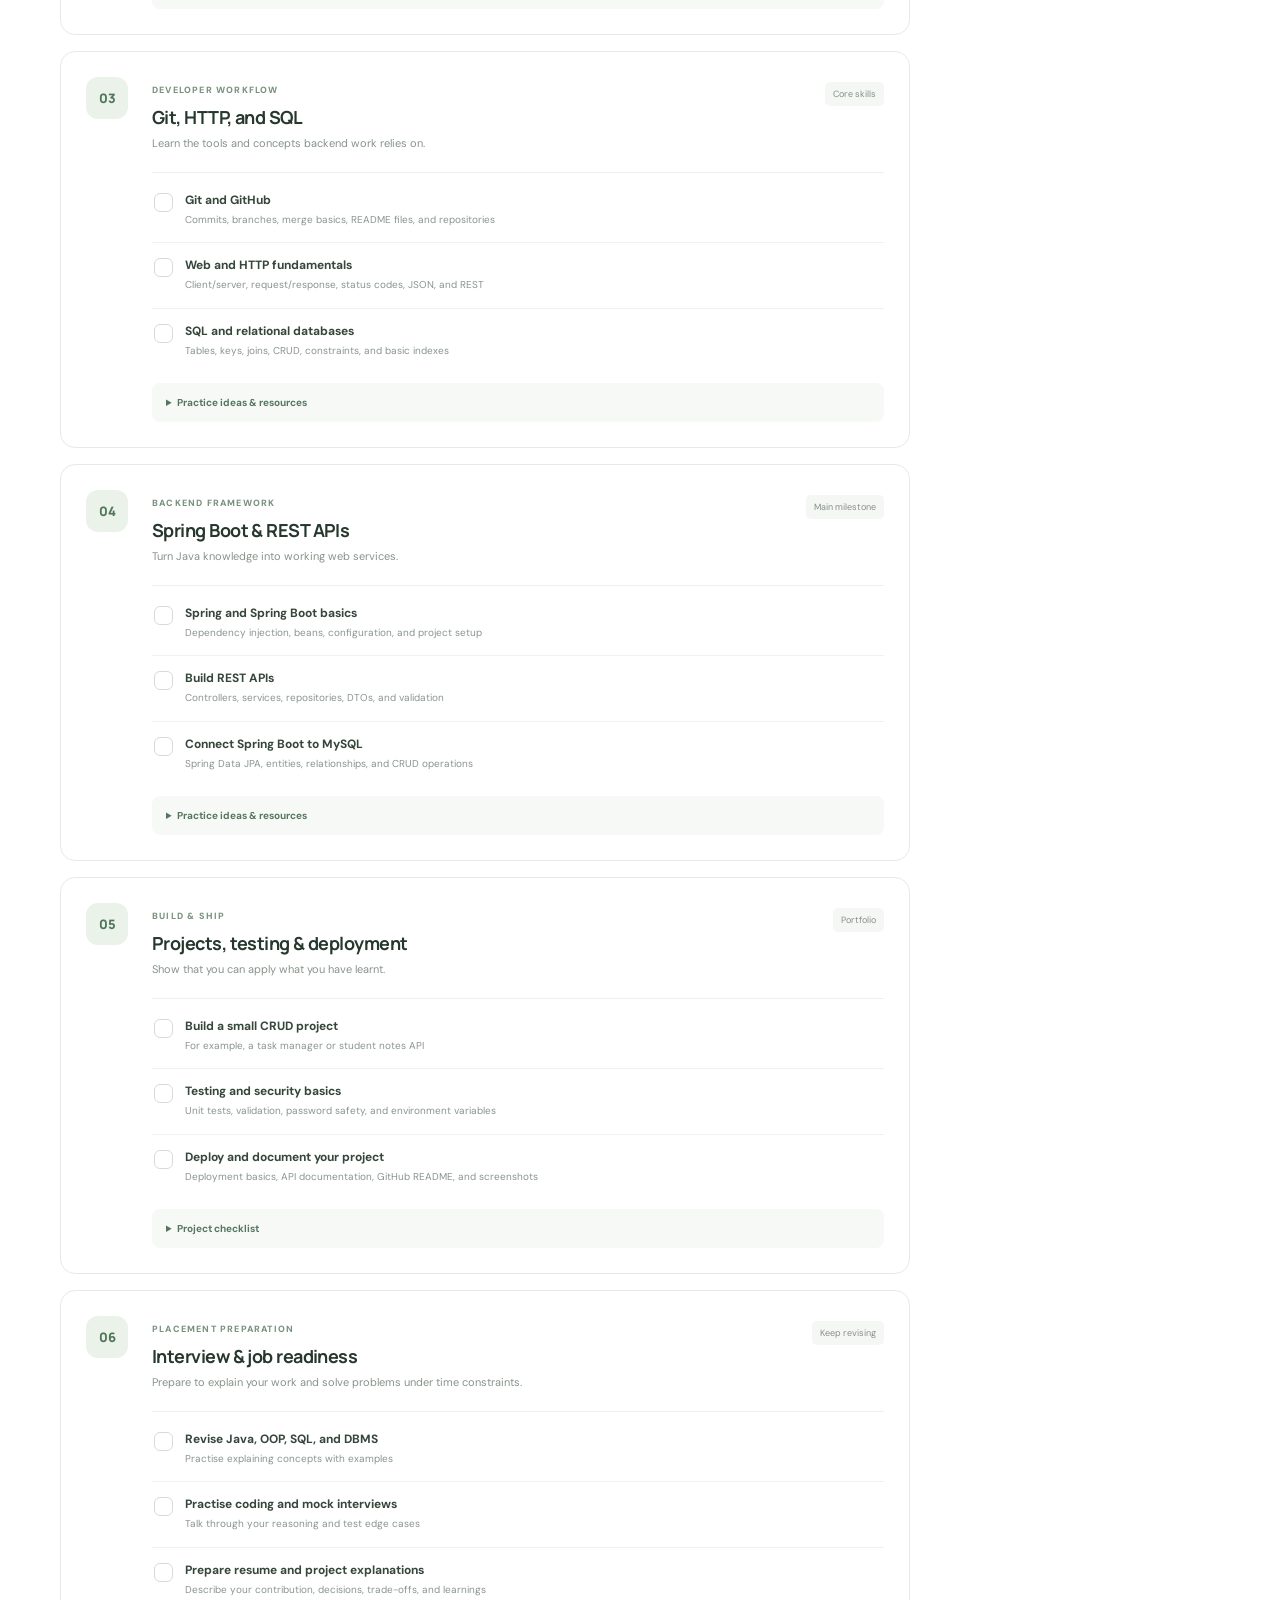
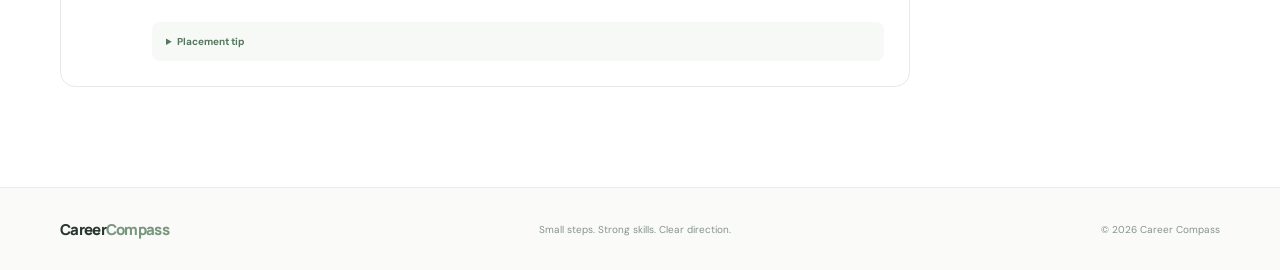
<file: career_compass_homepage/roadmap.html>
<!DOCTYPE html>
<html lang="en">
<head>
  <meta charset="UTF-8">
  <meta name="viewport" content="width=device-width, initial-scale=1.0">
  <meta name="description" content="Follow a practical Java backend developer learning roadmap with milestones, projects, and progress tracking.">
  <title>Java Backend Roadmap | Career Compass</title>
  <link rel="preconnect" href="https://fonts.googleapis.com">
  <link rel="preconnect" href="https://fonts.gstatic.com" crossorigin>
  <link href="https://fonts.googleapis.com/css2?family=DM+Sans:wght@400;500;600;700&family=Manrope:wght@400;500;600;700;800&display=swap" rel="stylesheet">
  <link rel="stylesheet" href="roadmap.css">
  <script src="roadmap.js" defer></script>
</head>
<body>
  <header class="site-header">
    <nav class="navbar container" aria-label="Main navigation">
      <a class="brand" href="index.html" aria-label="Career Compass home">
        <span class="brand-mark" aria-hidden="true">
          <svg viewBox="0 0 40 40"><circle cx="20" cy="20" r="18" fill="none" stroke="currentColor" stroke-width="2"/><path d="M25.8 12.5 22 22l-9.8 5.5 3.8-9.5z" fill="currentColor"/><circle cx="20" cy="20" r="2" fill="#fff"/></svg>
        </span>
        <span>Career<span class="brand-accent">Compass</span></span>
      </a>
      <a class="back-link" href="index.html">← Back to home</a>
    </nav>
  </header>

  <main>
    <section class="roadmap-hero">
      <div class="container hero-grid">
        <div class="hero-copy">
          <span class="eyebrow"><span class="eyebrow-dot"></span> YOUR CAREER ROADMAP</span>
          <p class="breadcrumb"><a href="index.html">Home</a> <span>/</span> Career Roadmaps <span>/</span> Java Backend</p>
          <h1>Become a <span class="gradient-text">Java Backend</span> Developer.</h1>
          <p class="hero-description">A practical, beginner-friendly path from Java fundamentals to building and deploying backend applications. Learn in stages, build projects, and track your progress as you go.</p>
          <div class="hero-meta">
            <span>◷ Flexible, self-paced</span><span>▣ 6 learning stages</span><span>⌘ Project-focused</span>
          </div>
          <a class="button button-primary" href="#learning-path">Start learning <span>↓</span></a>
        </div>
        <aside class="progress-card" aria-label="Your roadmap progress">
          <div class="progress-card-top"><span class="section-kicker">YOUR PROGRESS</span><span class="progress-status"><i></i> IN PROGRESS</span></div>
          <div class="progress-number"><strong id="progressPercent">0%</strong><span id="progressCount">0 of 18 topics complete</span></div>
          <div class="progress-track" role="progressbar" aria-label="Roadmap completion" aria-valuemin="0" aria-valuemax="100" aria-valuenow="0" id="progressBar"><span id="progressFill"></span></div>
          <p class="progress-note" id="progressMessage">Your journey starts with one small step.</p>
          <div class="progress-card-bottom"><span>Progress saves automatically on this device.</span><button type="button" class="reset-button" id="resetProgress">Reset</button></div>
        </aside>
      </div>
    </section>

    <section class="section learning-section" id="learning-path">
      <div class="container">
        <div class="section-heading">
          <div><span class="section-kicker">THE LEARNING PATH</span><h2>Build skills in the <span class="muted-heading">right order.</span></h2></div>
          <p>Mark a topic complete when you understand it and have practised it. You can return to any stage whenever you need a revision.</p>
        </div>

        <div class="roadmap-layout">
          <div class="stages">
            <article class="stage-card">
              <div class="stage-number">01</div><div class="stage-content">
                <div class="stage-heading"><div><span class="stage-label">FOUNDATION</span><h3>Java fundamentals & OOP</h3><p>Build a strong base before moving into frameworks.</p></div><span class="stage-time">Start here</span></div>
                <div class="topic-list">
                  <label class="topic"><input type="checkbox" data-topic="java-basics"><span class="custom-check"></span><span><strong>Java syntax and core concepts</strong><small>Variables, data types, operators, conditions, and loops</small></span></label>
                  <label class="topic"><input type="checkbox" data-topic="methods-arrays"><span class="custom-check"></span><span><strong>Methods, arrays, and strings</strong><small>Parameters, return values, arrays, String, and StringBuilder</small></span></label>
                  <label class="topic"><input type="checkbox" data-topic="oop"><span class="custom-check"></span><span><strong>Object-oriented programming</strong><small>Classes, objects, inheritance, polymorphism, abstraction, and interfaces</small></span></label>
                </div>
                <details class="resource-box"><summary>Practice ideas & resources</summary><p>Write small console programs, model real-world objects with classes, and solve beginner Java problems on <a href="https://www.geeksforgeeks.org/java/" target="_blank" rel="noopener noreferrer">GeeksforGeeks Java</a>.</p></details>
              </div>
            </article>

            <article class="stage-card">
              <div class="stage-number">02</div><div class="stage-content">
                <div class="stage-heading"><div><span class="stage-label">PROBLEM SOLVING</span><h3>DSA & core Java tools</h3><p>Practise writing clear, efficient code.</p></div><span class="stage-time">Practise regularly</span></div>
                <div class="topic-list">
                  <label class="topic"><input type="checkbox" data-topic="collections"><span class="custom-check"></span><span><strong>Collections and generics</strong><small>ArrayList, HashMap, HashSet, Queue, Stack, and generics</small></span></label>
                  <label class="topic"><input type="checkbox" data-topic="dsa"><span class="custom-check"></span><span><strong>Data structures and algorithms</strong><small>Linked lists, stacks, queues, trees, sorting, searching, and Big-O</small></span></label>
                  <label class="topic"><input type="checkbox" data-topic="exceptions"><span class="custom-check"></span><span><strong>Exceptions, debugging, and testing basics</strong><small>Handle errors, read stack traces, and test edge cases</small></span></label>
                </div>
                <details class="resource-box"><summary>Practice ideas & resources</summary><p>Solve a few problems each week, explain your approach aloud, and revisit problems you could not solve independently. Resource: <a href="https://www.geeksforgeeks.org/" target="_blank" rel="noopener noreferrer">GeeksforGeeks</a>.</p></details>
              </div>
            </article>

            <article class="stage-card">
              <div class="stage-number">03</div><div class="stage-content">
                <div class="stage-heading"><div><span class="stage-label">DEVELOPER WORKFLOW</span><h3>Git, HTTP, and SQL</h3><p>Learn the tools and concepts backend work relies on.</p></div><span class="stage-time">Core skills</span></div>
                <div class="topic-list">
                  <label class="topic"><input type="checkbox" data-topic="git"><span class="custom-check"></span><span><strong>Git and GitHub</strong><small>Commits, branches, merge basics, README files, and repositories</small></span></label>
                  <label class="topic"><input type="checkbox" data-topic="http"><span class="custom-check"></span><span><strong>Web and HTTP fundamentals</strong><small>Client/server, request/response, status codes, JSON, and REST</small></span></label>
                  <label class="topic"><input type="checkbox" data-topic="sql"><span class="custom-check"></span><span><strong>SQL and relational databases</strong><small>Tables, keys, joins, CRUD, constraints, and basic indexes</small></span></label>
                </div>
                <details class="resource-box"><summary>Practice ideas & resources</summary><p>Use Git for every project, design a small database, and practise SQL queries. Resources: <a href="https://git-scm.com/doc" target="_blank" rel="noopener noreferrer">Git documentation</a> and <a href="https://dev.mysql.com/doc/" target="_blank" rel="noopener noreferrer">MySQL documentation</a>.</p></details>
              </div>
            </article>

            <article class="stage-card">
              <div class="stage-number">04</div><div class="stage-content">
                <div class="stage-heading"><div><span class="stage-label">BACKEND FRAMEWORK</span><h3>Spring Boot & REST APIs</h3><p>Turn Java knowledge into working web services.</p></div><span class="stage-time">Main milestone</span></div>
                <div class="topic-list">
                  <label class="topic"><input type="checkbox" data-topic="spring-basics"><span class="custom-check"></span><span><strong>Spring and Spring Boot basics</strong><small>Dependency injection, beans, configuration, and project setup</small></span></label>
                  <label class="topic"><input type="checkbox" data-topic="rest-api"><span class="custom-check"></span><span><strong>Build REST APIs</strong><small>Controllers, services, repositories, DTOs, and validation</small></span></label>
                  <label class="topic"><input type="checkbox" data-topic="jpa"><span class="custom-check"></span><span><strong>Connect Spring Boot to MySQL</strong><small>Spring Data JPA, entities, relationships, and CRUD operations</small></span></label>
                </div>
                <details class="resource-box"><summary>Practice ideas & resources</summary><p>Build an API with create, read, update, and delete operations, then test it with Postman. Follow the <a href="https://spring.io/guides" target="_blank" rel="noopener noreferrer">official Spring guides</a>.</p></details>
              </div>
            </article>

            <article class="stage-card">
              <div class="stage-number">05</div><div class="stage-content">
                <div class="stage-heading"><div><span class="stage-label">BUILD & SHIP</span><h3>Projects, testing & deployment</h3><p>Show that you can apply what you have learnt.</p></div><span class="stage-time">Portfolio</span></div>
                <div class="topic-list">
                  <label class="topic"><input type="checkbox" data-topic="project-one"><span class="custom-check"></span><span><strong>Build a small CRUD project</strong><small>For example, a task manager or student notes API</small></span></label>
                  <label class="topic"><input type="checkbox" data-topic="testing"><span class="custom-check"></span><span><strong>Testing and security basics</strong><small>Unit tests, validation, password safety, and environment variables</small></span></label>
                  <label class="topic"><input type="checkbox" data-topic="deploy"><span class="custom-check"></span><span><strong>Deploy and document your project</strong><small>Deployment basics, API documentation, GitHub README, and screenshots</small></span></label>
                </div>
                <details class="resource-box"><summary>Project checklist</summary><p>Include a clear README, setup steps, sample API requests, meaningful commit history, input validation, and screenshots. Never commit passwords or API keys.</p></details>
              </div>
            </article>

            <article class="stage-card">
              <div class="stage-number">06</div><div class="stage-content">
                <div class="stage-heading"><div><span class="stage-label">PLACEMENT PREPARATION</span><h3>Interview & job readiness</h3><p>Prepare to explain your work and solve problems under time constraints.</p></div><span class="stage-time">Keep revising</span></div>
                <div class="topic-list">
                  <label class="topic"><input type="checkbox" data-topic="java-interview"><span class="custom-check"></span><span><strong>Revise Java, OOP, SQL, and DBMS</strong><small>Practise explaining concepts with examples</small></span></label>
                  <label class="topic"><input type="checkbox" data-topic="mock-interviews"><span class="custom-check"></span><span><strong>Practise coding and mock interviews</strong><small>Talk through your reasoning and test edge cases</small></span></label>
                  <label class="topic"><input type="checkbox" data-topic="resume"><span class="custom-check"></span><span><strong>Prepare resume and project explanations</strong><small>Describe your contribution, decisions, trade-offs, and learnings</small></span></label>
                </div>
                <details class="resource-box"><summary>Placement tip</summary><p>Prioritise fundamentals and genuine project understanding over collecting certificates. Be honest about what you built and what you are still learning.</p></details>
              </div>
            </article>
          </div>

          <aside class="sidebar">
            <div class="side-card">
              <span class="section-kicker">YOUR NEXT STEP</span>
              <h3>Learn, practise, build.</h3>
              <p>Don't rush to tick every box. Aim to understand each topic and use it in a small exercise or project.</p>
              <a class="button button-primary button-full" href="https://spring.io/guides" target="_blank" rel="noopener noreferrer">Explore Spring guides ↗</a>
            </div>
            <div class="side-card project-card">
              <div class="project-symbol">&lt;/&gt;</div><span class="section-kicker">SUGGESTED PROJECT</span>
              <h3>Student Notes API</h3>
              <p>Create an API where students can add, view, edit, and delete notes by subject.</p>
              <ul><li>Java + Spring Boot</li><li>MySQL + Spring Data JPA</li><li>Test endpoints with Postman</li></ul>
            </div>
            <div class="side-card tip-card">
              <span class="tip-icon">✦</span><h3>Remember</h3>
              <p>Consistency beats speed. Even 30–45 minutes of focused practice can move you forward.</p>
            </div>
          </aside>
        </div>
      </div>
    </section>
  </main>

  <footer class="site-footer"><div class="container footer-inner"><a class="brand" href="index.html"><span>Career<span class="brand-accent">Compass</span></span></a><p>Small steps. Strong skills. Clear direction.</p><span>© <span id="year"></span> Career Compass</span></div></footer>
  <div class="toast" id="toast" role="status" aria-live="polite"></div>
</body>
</html>
</file>
<file: career_compass_homepage/style.css>
/* Career Compass — responsive homepage */
:root {
  --ink: #172c25;
  --ink-soft: #3f514a;
  --muted: #718078;
  --green: #244d3c;
  --green-dark: #193c2e;
  --mint: #dcebe2;
  --mint-light: #f3f7f3;
  --paper: #fbfcfa;
  --white: #ffffff;
  --line: #e5ebe6;
  --purple: #8c7be8;
  --shadow: 0 22px 70px rgba(30, 61, 46, .10);
  --radius: 22px;
}
* { box-sizing: border-box; }
html { scroll-behavior: smooth; scroll-padding-top: 90px; }
body { margin: 0; font-family: "DM Sans", sans-serif; color: var(--ink); background: var(--paper); line-height: 1.6; }
a { color: inherit; text-decoration: none; }
button { font: inherit; }
.container { width: min(1160px, calc(100% - 48px)); margin-inline: auto; }
.site-header { height: 78px; background: rgba(251,252,250,.92); border-bottom: 1px solid rgba(226,234,227,.85); position: sticky; top: 0; z-index: 20; backdrop-filter: blur(16px); }
.navbar { height: 100%; display: flex; align-items: center; justify-content: space-between; gap: 30px; }
.brand { display: inline-flex; align-items: center; gap: 10px; font-family: Manrope, sans-serif; font-weight: 800; font-size: 20px; letter-spacing: -.8px; white-space: nowrap; }
.brand-mark { width: 35px; height: 35px; color: var(--green); display: inline-flex; }
.brand-mark svg { width: 100%; height: 100%; }
.brand-accent { color: #72927d; }
.nav-links { display: flex; align-items: center; gap: 31px; }
.nav-link { font-size: 13px; color: #59675f; font-weight: 600; transition: color .2s; }
.nav-link:hover, .nav-link.active { color: var(--green); }
.nav-cta { display: inline-flex; align-items: center; gap: 13px; padding: 12px 17px; background: var(--green); color: white; border-radius: 9px; font-size: 13px; font-weight: 700; transition: transform .2s, background .2s; }
.nav-cta:hover, .button-primary:hover { background: #2f604a; transform: translateY(-2px); }
.menu-toggle { display: none; border: 0; background: transparent; padding: 8px; cursor: pointer; }
.menu-toggle span { display: block; width: 23px; height: 2px; background: var(--ink); margin: 5px; border-radius: 4px; }
.section { padding: 100px 0; }
.hero { position: relative; overflow: hidden; padding: 83px 0 27px; background: linear-gradient(118deg, #f5f8f3 0%, #f8faf7 54%, #eef5ef 100%); }
.hero-grid { display: grid; grid-template-columns: 1fr 1fr; align-items: center; gap: 58px; min-height: 490px; position: relative; z-index: 1; }
.hero-copy { padding-bottom: 20px; }
.eyebrow, .section-kicker { color: #557965; font-size: 10px; font-weight: 800; letter-spacing: 1.65px; }
.eyebrow { display: inline-flex; align-items: center; gap: 9px; border: 1px solid #dce7dc; background: rgba(255,255,255,.7); padding: 9px 12px; border-radius: 5px; }
.eyebrow-dot { width: 7px; height: 7px; border-radius: 50%; background: #70a17d; box-shadow: 0 0 0 4px #e2efe3; }
h1, h2, h3, p { margin-top: 0; }
h1, h2, h3 { font-family: Manrope, sans-serif; }
h1 { max-width: 600px; margin: 23px 0 18px; font-size: clamp(43px, 5.1vw, 64px); line-height: 1.12; letter-spacing: -2.8px; font-weight: 800; }
.gradient-text { color: #72947b; }
.hero-description { max-width: 510px; color: #68776f; font-size: 15px; line-height: 1.9; }
.hero-actions { display: flex; flex-wrap: wrap; gap: 12px; margin-top: 28px; }
.button { display: inline-flex; align-items: center; justify-content: center; gap: 18px; min-height: 48px; padding: 0 19px; border-radius: 8px; font-size: 12px; font-weight: 700; transition: transform .2s, background .2s, border-color .2s; cursor: pointer; }
.button-primary { color: white; background: var(--green); }
.button-secondary { color: #43564a; border: 1px solid #dce5dc; background: rgba(255,255,255,.55); }
.button-secondary:hover, .button-outline:hover { border-color: #9ab5a1; transform: translateY(-2px); }
.play-icon { font-size: 10px; color: #63856d; }
.hero-proof { display: flex; align-items: center; gap: 13px; margin-top: 33px; }
.proof-avatars { display: flex; padding-left: 4px; }
.proof-avatars span { width: 32px; height: 32px; display: grid; place-items: center; background: #e5eee6; border: 2px solid #f5f8f3; border-radius: 50%; margin-left: -4px; font-size: 15px; }
.hero-proof p { margin: 0; font-size: 11px; line-height: 1.5; color: var(--ink); }
.hero-proof p span { color: #829087; }
.hero-visual { min-height: 460px; position: relative; display: grid; place-items: center; }
.visual-orbit { position: absolute; border: 1px solid rgba(128,161,135,.22); border-radius: 50%; }
.orbit-one { width: 450px; height: 450px; }
.orbit-two { width: 370px; height: 370px; border-style: dashed; }
.visual-card { position: relative; z-index: 2; width: min(100%, 390px); padding: 23px; border: 1px solid rgba(224,233,224,.95); border-radius: 18px; background: rgba(255,255,255,.96); box-shadow: 0 24px 70px rgba(38,72,51,.14); }
.visual-card-top { display: flex; align-items: center; justify-content: space-between; gap: 8px; }
.tiny-label { font-size: 9px; color: #87948c; font-weight: 800; letter-spacing: 1.2px; }
.status-pill { display: inline-flex; align-items: center; gap: 6px; background: #edf6ed; color: #4d8159; border-radius: 20px; padding: 5px 8px; font-size: 8px; font-weight: 800; letter-spacing: .4px; }
.status-pill span { width: 5px; height: 5px; background: #69a575; border-radius: 50%; }
.roadmap-heading { display: flex; align-items: center; gap: 13px; margin: 22px 0 20px; }
.code-icon { width: 43px; height: 43px; display: grid; place-items: center; background: #e8f0e9; border-radius: 12px; color: #42684c; font-family: monospace; font-size: 16px; font-weight: 800; }
.roadmap-heading h3 { font-size: 15px; letter-spacing: -.4px; margin: 0 0 3px; }
.roadmap-heading p { color: #89948d; font-size: 10px; margin: 0; }
.progress-line { height: 5px; border-radius: 20px; background: #edf0ec; overflow: hidden; }
.progress-line span { display: block; height: 100%; width: 60%; border-radius: inherit; background: linear-gradient(90deg, #72977b, #a4c6a7); }
.progress-caption { display: flex; justify-content: space-between; color: #869189; font-size: 9px; margin-top: 8px; }
.progress-caption strong { color: #4c7855; }
.mini-roadmap { margin-top: 18px; }
.roadmap-step { display: flex; align-items: center; gap: 10px; padding: 11px 0; border-bottom: 1px solid #f0f2ef; }
.roadmap-step:last-child { border-bottom: 0; padding-bottom: 0; }
.step-check, .step-number { flex: 0 0 25px; width: 25px; height: 25px; display: grid; place-items: center; border-radius: 8px; font-size: 10px; }
.step-check { color: #4c8158; background: #eaf4e9; font-weight: 800; }
.step-number { color: #849087; background: #f1f3f0; font-size: 9px; font-weight: 800; }
.roadmap-step.current .step-number { color: #fff; background: #75957c; }
.roadmap-step > div { min-width: 0; flex: 1; }
.roadmap-step strong { display: block; color: #394a3f; font-size: 10px; font-weight: 700; }
.roadmap-step small { display: block; color: #97a199; font-size: 9px; margin-top: 2px; }
.step-state { color: #679071; font-size: 9px; font-weight: 700; }
.step-current { color: #9a8bd9; font-size: 9px; font-weight: 800; }
.floating-note { display: flex; align-items: center; gap: 10px; position: absolute; z-index: 3; padding: 12px 15px; background: #fff; border: 1px solid #e7ede7; border-radius: 12px; box-shadow: 0 10px 30px rgba(36,64,44,.1); }
.note-top { top: 40px; right: -10px; }
.note-bottom { bottom: 38px; left: -22px; }
.note-icon { display: grid; place-items: center; width: 32px; height: 32px; border-radius: 9px; font-size: 15px; }
.note-purple { color: #7968cf; background: #f0edff; }
.note-green { color: #4b885b; background: #e8f5e8; }
.floating-note strong, .floating-note small { display: block; }
.floating-note strong { font-size: 10px; }
.floating-note small { font-size: 9px; color: #8a968e; margin-top: 2px; }
.decor-star { position: absolute; color: #9bb89e; }
.star-one { top: 70px; left: 30px; font-size: 22px; }
.star-two { right: 30px; bottom: 85px; font-size: 24px; color: #a99be8; }
.hero-glow { position: absolute; border-radius: 50%; filter: blur(2px); pointer-events: none; }
.glow-one { width: 320px; height: 320px; background: rgba(214,232,214,.36); top: -170px; right: 20%; }
.glow-two { width: 250px; height: 250px; background: rgba(222,219,250,.24); bottom: -160px; right: 2%; }
.hero-bottom { display: flex; align-items: center; gap: 16px; margin-top: 25px; padding-top: 19px; border-top: 1px solid #e4ebe3; color: #89958c; font-size: 8px; letter-spacing: 1.5px; font-weight: 800; }
.hero-bottom-line { flex: 1; height: 1px; background: #e3eae2; }
.bottom-arrow { color: #557e60; margin-left: 5px; font-size: 13px; }
.roadmaps-section { background: #fff; }
.section-heading { display: flex; justify-content: space-between; align-items: end; gap: 35px; margin-bottom: 38px; }
.section-heading h2, .process-copy h2 { font-size: clamp(30px, 3.5vw, 42px); line-height: 1.2; letter-spacing: -1.7px; margin: 12px 0 0; }
.muted-heading { color: #8b9a90; }
.section-heading > p { max-width: 365px; color: #77857c; font-size: 13px; line-height: 1.8; margin: 0 0 3px; }
.roadmap-grid { display: grid; grid-template-columns: repeat(4, 1fr); gap: 16px; }
.career-card { padding: 22px 20px 18px; border: 1px solid #e6ece6; border-radius: 15px; background: #fff; transition: transform .22s, box-shadow .22s, border-color .22s; }
.career-card:hover { transform: translateY(-5px); border-color: #cbdccf; box-shadow: 0 16px 35px rgba(34,69,43,.07); }
.career-card-top { display: flex; align-items: center; justify-content: space-between; margin-bottom: 21px; }
.career-icon { width: 45px; height: 45px; display: grid; place-items: center; border-radius: 12px; font-size: 17px; font-weight: 800; font-family: monospace; }
.icon-blue { color: #537fbc; background: #eaf1fc; }
.icon-orange { color: #bd8355; background: #fff1e4; }
.icon-purple { color: #8170ce; background: #f0edff; }
.icon-green { color: #4f8a6a; background: #e6f4e9; }
.card-arrow { color: #9ba79e; font-size: 18px; }
.career-tag { font-size: 8px; letter-spacing: 1.3px; color: #7e9584; font-weight: 800; }
.career-card h3 { font-size: 16px; letter-spacing: -.5px; margin: 8px 0; }
.career-card > p { min-height: 61px; color: #7b887f; font-size: 11px; line-height: 1.75; margin-bottom: 15px; }
.skill-tags { display: flex; flex-wrap: wrap; gap: 5px; min-height: 27px; }
.skill-tags span { padding: 5px 7px; color: #68796e; background: #f3f6f2; border-radius: 5px; font-size: 8px; font-weight: 600; }
.card-bottom { display: flex; align-items: center; justify-content: space-between; gap: 8px; margin-top: 20px; padding-top: 15px; border-top: 1px solid #edf0ec; }
.card-bottom > span { font-size: 8px; color: #99a39c; }
.text-link, .feature-link { color: #3c6a49; font-size: 10px; font-weight: 800; white-space: nowrap; }
.text-link span, .feature-link span { margin-left: 3px; }
.center-action { text-align: center; margin-top: 34px; }
.button-outline { border: 1px solid #dce6dd; color: #41664a; background: #fff; }
.features-section { background: #f5f8f4; }
.section-heading-centered { display: block; text-align: center; max-width: 700px; margin: 0 auto 42px; }
.section-heading-centered > p { max-width: 500px; margin: 15px auto 0; }
.features-grid { display: grid; grid-template-columns: repeat(4, 1fr); gap: 18px; }
.feature-item { padding: 24px 20px 22px; background: rgba(255,255,255,.75); border: 1px solid #e7ede6; border-radius: 14px; }
.feature-icon { width: 42px; height: 42px; display: grid; place-items: center; border-radius: 12px; font-size: 22px; margin-bottom: 21px; }
.feature-violet { color: #7c6dd0; background: #efedff; }
.feature-mint { color: #4d8a66; background: #e5f3e8; }
.feature-peach { color: #bd8355; background: #fff0e4; }
.feature-blue { color: #537fbc; background: #e9f1fc; }
.feature-item h3 { font-size: 14px; letter-spacing: -.3px; margin-bottom: 9px; }
.feature-item p { min-height: 68px; font-size: 11px; line-height: 1.8; color: #7c8980; margin-bottom: 18px; }
.process-section { background: #fff; }
.process-grid { display: grid; grid-template-columns: .85fr 1.15fr; gap: 100px; align-items: center; }
.process-copy h2 { font-size: clamp(38px, 4vw, 49px); margin: 13px 0 18px; }
.process-copy > p { max-width: 360px; font-size: 13px; line-height: 1.9; color: #7a887e; margin-bottom: 26px; }
.process-list { border-top: 1px solid #e8ede8; }
.process-step { display: grid; grid-template-columns: 40px 1fr 28px; gap: 15px; align-items: start; padding: 22px 0; border-bottom: 1px solid #e8ede8; }
.process-number { color: #7c9b82; font-family: Manrope, sans-serif; font-size: 12px; font-weight: 800; padding-top: 2px; }
.process-step h3 { font-size: 14px; margin: 0 0 5px; }
.process-step p { color: #839087; font-size: 11px; margin: 0; line-height: 1.7; }
.process-check { display: grid; place-items: center; width: 27px; height: 27px; color: #5c8966; background: #eef5ed; border-radius: 50%; font-size: 12px; font-weight: 800; }
.cta-section { padding: 0 0 80px; background: #fff; }
.cta-box { display: flex; align-items: center; justify-content: space-between; gap: 30px; position: relative; overflow: hidden; padding: 44px 48px; border-radius: 19px; color: #fff; background: linear-gradient(115deg, #1e4332, #315d43); }
.cta-box .section-kicker { color: #b5d1b9; }
.cta-box h2 { margin: 10px 0 7px; font-size: clamp(25px, 3vw, 34px); letter-spacing: -1.2px; }
.cta-box p { color: #c4d6c7; font-size: 12px; margin: 0; }
.button-light { background: #f5f8f3; color: #284d36; position: relative; z-index: 1; white-space: nowrap; }
.button-light:hover { background: #fff; transform: translateY(-2px); }
.cta-decoration { position: absolute; right: 36%; top: -55px; color: rgba(255,255,255,.06); font-size: 190px; line-height: 1; pointer-events: none; }
.site-footer { background: #f5f8f4; border-top: 1px solid #e8eee7; }
.footer-main { display: grid; grid-template-columns: 1.6fr 1fr 1fr 1.1fr; gap: 50px; padding-top: 55px; padding-bottom: 44px; }
.footer-brand { font-size: 18px; }
.footer-brand-block > p { max-width: 250px; margin: 16px 0 0; font-size: 11px; line-height: 1.9; color: #7d8b81; }
.footer-column { display: flex; flex-direction: column; align-items: flex-start; gap: 10px; }
.footer-column h4 { font-family: Manrope, sans-serif; font-size: 11px; margin: 4px 0 7px; }
.footer-column > a { font-size: 10px; color: #77857b; }
.footer-column > a:hover { color: var(--green); }
.footer-small { color: #7c897f; font-size: 10px; line-height: 1.8; margin: 0; }
.footer-column .back-top { color: #456f50; font-weight: 800; margin-top: 3px; }
.footer-bottom { display: flex; justify-content: space-between; gap: 20px; padding-top: 18px; padding-bottom: 18px; border-top: 1px solid #e2e9e1; color: #8a968d; font-size: 9px; }
.footer-heart { color: #72977a; }
.toast { position: fixed; left: 50%; bottom: 24px; transform: translate(-50%, 15px); opacity: 0; pointer-events: none; z-index: 50; background: #193c2e; color: #fff; padding: 12px 18px; border-radius: 9px; font-size: 12px; box-shadow: var(--shadow); transition: opacity .2s, transform .2s; max-width: calc(100% - 32px); text-align: center; }
.toast.show { opacity: 1; transform: translate(-50%, 0); }
@media (max-width: 1050px) {
  .nav-links { gap: 19px; }
  .hero-grid { gap: 25px; }
  .note-top { right: -2px; }
  .note-bottom { left: -3px; }
  .roadmap-grid, .features-grid { grid-template-columns: repeat(2, 1fr); }
  .career-card > p, .feature-item p { min-height: auto; }
  .process-grid { gap: 55px; }
}
@media (max-width: 760px) {
  .container { width: min(100% - 34px, 560px); }
  .site-header { height: 68px; }
  .brand { font-size: 18px; }
  .brand-mark { width: 31px; height: 31px; }
  .menu-toggle { display: block; }
  .nav-links { display: none; position: absolute; top: 67px; left: 0; right: 0; padding: 20px 24px 24px; background: #fbfcfa; border-bottom: 1px solid var(--line); box-shadow: 0 15px 25px rgba(25,60,46,.08); flex-direction: column; align-items: stretch; gap: 0; }
  .nav-links.open { display: flex; }
  .nav-link { padding: 13px 0; border-bottom: 1px solid #edf1ec; }
  .nav-cta { margin-top: 15px; justify-content: center; }
  .section { padding: 72px 0; }
  .hero { padding-top: 58px; }
  .hero-grid { grid-template-columns: 1fr; gap: 18px; }
  .hero-copy { padding-bottom: 0; }
  h1 { max-width: 530px; font-size: clamp(42px, 10vw, 58px); letter-spacing: -2.4px; }
  .hero-description { font-size: 14px; }
  .hero-visual { min-height: 440px; margin-top: 5px; }
  .visual-card { width: min(100% - 30px, 390px); }
  .orbit-one { width: 390px; height: 390px; }
  .orbit-two { width: 320px; height: 320px; }
  .note-top { top: 20px; right: 0; }
  .note-bottom { bottom: 12px; left: 0; }
  .star-one { left: 0; top: 62px; }
  .star-two { right: 2px; bottom: 65px; }
  .hero-bottom { margin-top: 10px; font-size: 7px; letter-spacing: 1px; }
  .section-heading { display: block; }
  .section-heading > p { margin-top: 16px; }
  .section-heading h2 { font-size: 34px; }
  .roadmap-grid, .features-grid { gap: 12px; }
  .career-card { padding: 18px 15px 15px; }
  .career-card h3 { font-size: 14px; }
  .card-bottom { flex-wrap: wrap; }
  .process-grid { grid-template-columns: 1fr; gap: 36px; }
  .process-copy h2 { font-size: 42px; }
  .cta-section { padding-bottom: 55px; }
  .cta-box { align-items: flex-start; flex-direction: column; padding: 33px 27px; gap: 22px; }
  .cta-decoration { right: 0; }
  .footer-main { grid-template-columns: repeat(2, 1fr); gap: 32px 25px; }
}
@media (max-width: 430px) {
  .container { width: calc(100% - 30px); }
  .hero-actions { align-items: stretch; flex-direction: column; }
  .hero-actions .button { width: 100%; }
  .hero-visual { min-height: 420px; }
  .visual-card { padding: 18px 15px; width: calc(100% - 16px); }
  .floating-note { padding: 9px 10px; }
  .floating-note strong { font-size: 9px; }
  .floating-note small { font-size: 8px; }
  .note-icon { width: 27px; height: 27px; }
  .note-top { right: -1px; }
  .note-bottom { left: -1px; }
  .roadmap-grid, .features-grid { grid-template-columns: 1fr; }
  .career-card > p, .feature-item p { min-height: auto; }
  .career-card { padding: 21px; }
  .feature-item { padding: 22px; }
  .feature-item p { margin-bottom: 16px; }
  .hero-bottom { gap: 8px; }
  .hero-bottom > span { max-width: 44%; }
  .footer-main { grid-template-columns: 1fr 1fr; gap: 28px 18px; }
  .footer-brand-block { grid-column: 1 / -1; }
  .footer-bottom { flex-direction: column; gap: 6px; }
}
@media (prefers-reduced-motion: reduce) {
  *, *::before, *::after { scroll-behavior: auto !important; transition-duration: .01ms !important; animation-duration: .01ms !important; }
}
</file>
<file: career_compass_homepage/roadmap.css>
* { box-sizing: border-box; }
:root { --green: #244b34; --green-2: #547e60; --mint: #eaf3eb; --ink: #26372d; --muted: #748178; --line: #e4ebe4; --paper: #f7f9f6; }
html { scroll-behavior: smooth; scroll-padding-top: 90px; }
body { margin: 0; color: var(--ink); background: #fff; font-family: "DM Sans", sans-serif; -webkit-font-smoothing: antialiased; }
a { color: inherit; text-decoration: none; }
button, input { font: inherit; }
.container { width: min(1160px, calc(100% - 44px)); margin: 0 auto; }
.site-header { position: sticky; top: 0; z-index: 20; background: rgba(255,255,255,.92); border-bottom: 1px solid rgba(224,233,224,.85); backdrop-filter: blur(14px); }
.navbar { min-height: 75px; display: flex; align-items: center; justify-content: space-between; gap: 20px; }
.brand { display: inline-flex; align-items: center; gap: 9px; font-family: Manrope, sans-serif; font-weight: 800; letter-spacing: -.7px; font-size: 20px; }
.brand-mark { display: grid; place-items: center; width: 34px; height: 34px; color: var(--green-2); }
.brand-mark svg { width: 100%; }
.brand-accent { color: #78977d; }
.back-link { color: #587462; font-size: 13px; font-weight: 700; }
.back-link:hover { color: var(--green); }
.roadmap-hero { padding: 76px 0 70px; background: radial-gradient(circle at 80% 20%, rgba(222,234,221,.6), transparent 32%), linear-gradient(120deg,#f5f8f3,#fbfcfa 60%,#eef5ee); border-bottom: 1px solid #e9eee8; }
.hero-grid { display: grid; grid-template-columns: 1.25fr .75fr; align-items: center; gap: 64px; }
.eyebrow { display: inline-flex; align-items: center; gap: 9px; padding: 9px 12px; border: 1px solid #dce7dc; border-radius: 5px; background: rgba(255,255,255,.75); color: #557965; font-size: 10px; font-weight: 800; letter-spacing: 1.4px; }
.eyebrow-dot { width: 7px; height: 7px; border-radius: 50%; background: #70a17d; box-shadow: 0 0 0 4px #e2efe3; }
.breadcrumb { margin: 22px 0 13px; color: #8b978e; font-size: 11px; }
.breadcrumb a { color: #547a60; }
.breadcrumb span { padding: 0 7px; color: #bac4bc; }
h1, h2, h3 { font-family: Manrope, sans-serif; }
h1 { max-width: 690px; margin: 0 0 19px; font-size: clamp(38px, 5vw, 61px); line-height: 1.1; letter-spacing: -2.6px; font-weight: 800; }
.gradient-text { color: #72947b; }
.hero-description { max-width: 640px; color: #68776f; font-size: 14px; line-height: 1.9; }
.hero-meta { display: flex; flex-wrap: wrap; gap: 17px; margin: 25px 0 27px; color: #6e7e73; font-size: 11px; }
.button { display: inline-flex; align-items: center; justify-content: center; gap: 15px; min-height: 47px; padding: 0 19px; border-radius: 8px; font-size: 12px; font-weight: 700; transition: transform .2s, background .2s; }
.button-primary { color: white; background: var(--green); }
.button-primary:hover { background: #315e42; transform: translateY(-2px); }
.progress-card { padding: 25px; border: 1px solid #e0e9df; border-radius: 18px; background: rgba(255,255,255,.92); box-shadow: 0 22px 60px rgba(38,72,51,.09); }
.progress-card-top { display: flex; justify-content: space-between; align-items: center; gap: 8px; }
.section-kicker { color: #63836c; font-size: 10px; font-weight: 800; letter-spacing: 1.5px; }
.progress-status { display: inline-flex; align-items: center; gap: 6px; border-radius: 20px; padding: 6px 8px; background: #edf6ed; color: #4d8159; font-size: 8px; font-weight: 800; letter-spacing: .4px; }
.progress-status i { width: 5px; height: 5px; border-radius: 50%; background: #69a575; }
.progress-number { display: flex; align-items: baseline; justify-content: space-between; gap: 12px; margin: 26px 0 13px; }
.progress-number strong { font-family: Manrope,sans-serif; font-size: 43px; letter-spacing: -2px; }
.progress-number span { color: #849087; font-size: 10px; text-align: right; }
.progress-track { height: 8px; overflow: hidden; border-radius: 20px; background: #edf0ec; }
.progress-track span { display: block; width: 0; height: 100%; border-radius: inherit; background: linear-gradient(90deg,#72977b,#a4c6a7); transition: width .25s ease; }
.progress-note { min-height: 18px; margin: 13px 0 24px; color: #77867c; font-size: 11px; }
.progress-card-bottom { display: flex; justify-content: space-between; align-items: center; gap: 12px; border-top: 1px solid #eef1ed; padding-top: 15px; color: #99a39b; font-size: 9px; }
.reset-button { padding: 4px 0 4px 8px; border: 0; background: transparent; color: #718579; cursor: pointer; font-size: 10px; font-weight: 700; }
.reset-button:hover { color: #b24f4f; }
.section { padding: 80px 0 100px; }
.learning-section { background: #fff; }
.section-heading { display: flex; align-items: end; justify-content: space-between; gap: 35px; margin-bottom: 37px; }
.section-heading h2 { margin: 12px 0 0; font-size: clamp(30px, 3.5vw, 42px); line-height: 1.2; letter-spacing: -1.7px; }
.muted-heading { color: #8b9a90; }
.section-heading > p { max-width: 405px; margin: 0 0 3px; color: #77857c; font-size: 12px; line-height: 1.8; }
.roadmap-layout { display: grid; grid-template-columns: minmax(0,1fr) 285px; align-items: start; gap: 25px; }
.stages { display: grid; gap: 16px; }
.stage-card { display: grid; grid-template-columns: 48px minmax(0,1fr); gap: 18px; padding: 25px; border: 1px solid #e5ebe4; border-radius: 15px; background: #fff; transition: border-color .2s, box-shadow .2s; }
.stage-card:has(input:checked) { border-color: #c9ddcc; }
.stage-number { display: grid; place-items: center; width: 42px; height: 42px; border-radius: 12px; background: #eaf2e9; color: #50765a; font-family: Manrope,sans-serif; font-size: 13px; font-weight: 800; }
.stage-heading { display: flex; align-items: flex-start; justify-content: space-between; gap: 15px; padding-bottom: 19px; border-bottom: 1px solid #edf1ec; }
.stage-label { color: #78917e; font-size: 9px; font-weight: 800; letter-spacing: 1.2px; }
.stage-heading h3 { margin: 7px 0 6px; font-size: 18px; letter-spacing: -.55px; }
.stage-heading p { margin: 0; color: #87938a; font-size: 11px; line-height: 1.6; }
.stage-time { flex-shrink: 0; margin-top: 5px; padding: 6px 8px; border-radius: 5px; background: #f5f7f4; color: #849087; font-size: 9px; }
.topic-list { padding-top: 5px; }
.topic { display: flex; align-items: flex-start; gap: 12px; padding: 14px 2px; border-bottom: 1px solid #f0f2ef; cursor: pointer; }
.topic:last-child { border-bottom: 0; }
.topic input { position: absolute; opacity: 0; width: 1px; height: 1px; }
.custom-check { flex: 0 0 19px; width: 19px; height: 19px; margin-top: 1px; border: 1.5px solid #d4ddd4; border-radius: 6px; background: #fff; display: grid; place-items: center; color: #fff; transition: background .15s, border-color .15s; }
.custom-check::after { content: "✓"; font-size: 12px; font-weight: 800; opacity: 0; transform: scale(.6); transition: .15s; }
.topic input:checked + .custom-check { background: #62876b; border-color: #62876b; }
.topic input:checked + .custom-check::after { opacity: 1; transform: scale(1); }
.topic input:focus-visible + .custom-check { outline: 3px solid #b9d5be; outline-offset: 2px; }
.topic strong { display: block; margin-bottom: 4px; color: #35463b; font-size: 12px; font-weight: 700; }
.topic small { display: block; color: #89958c; font-size: 10px; line-height: 1.65; }
.topic:has(input:checked) strong { color: #829087; text-decoration: line-through; text-decoration-color: #a6b7a8; }
.resource-box { margin-top: 10px; padding: 13px 14px; border-radius: 8px; background: #f7f9f6; }
.resource-box summary { color: #55765e; font-size: 10px; font-weight: 700; cursor: pointer; }
.resource-box p { margin: 11px 0 0; color: #77857c; font-size: 11px; line-height: 1.8; }
.resource-box a { color: #416c4e; text-decoration: underline; text-underline-offset: 2px; }
.sidebar { display: grid; gap: 15px; position: sticky; top: 98px; }
.side-card { padding: 22px; border: 1px solid #e5ebe4; border-radius: 14px; background: #fff; }
.side-card h3 { margin: 11px 0 9px; font-size: 19px; letter-spacing: -.6px; }
.side-card p { color: #7c897f; font-size: 11px; line-height: 1.8; }
.button-full { width: 100%; margin-top: 6px; font-size: 10px; }
.project-card { background: #f8faf7; }
.project-symbol { display: grid; place-items: center; width: 43px; height: 43px; margin-bottom: 18px; border-radius: 12px; background: #e8f0e9; color: #42684c; font-family: monospace; font-weight: 800; }
.project-card ul { margin: 14px 0 0; padding-left: 17px; color: #697a6e; font-size: 10px; line-height: 2; }
.tip-card { background: #f5f3ff; border-color: #e9e4ff; }
.tip-icon { color: #8877d1; font-size: 19px; }
.tip-card .section-kicker { color: #8778c8; }
.site-footer { border-top: 1px solid #e8ede7; background: #fafbf9; }
.footer-inner { min-height: 82px; display: flex; align-items: center; justify-content: space-between; gap: 18px; }
.footer-inner .brand { font-size: 15px; }
.footer-inner p, .footer-inner > span { margin: 0; color: #87938a; font-size: 10px; }
.toast { position: fixed; left: 50%; bottom: 24px; z-index: 30; max-width: calc(100% - 32px); padding: 12px 17px; border-radius: 9px; background: #243f2e; color: #fff; box-shadow: 0 12px 35px rgba(0,0,0,.18); font-size: 12px; opacity: 0; transform: translate(-50%, 10px); pointer-events: none; transition: opacity .2s, transform .2s; }
.toast.show { opacity: 1; transform: translate(-50%, 0); }
@media (max-width: 900px) { .hero-grid { grid-template-columns: 1fr .8fr; gap: 30px; } .roadmap-layout { grid-template-columns: minmax(0,1fr) 250px; gap: 17px; } .stage-card { padding: 20px; grid-template-columns: 40px minmax(0,1fr); gap: 13px; } .stage-number { width: 38px; height: 38px; } .stage-heading { display: block; } .stage-time { display: inline-block; margin-top: 10px; } }
@media (max-width: 700px) { .container { width: min(100% - 30px, 560px); } .roadmap-hero { padding: 48px 0; } .hero-grid { grid-template-columns: 1fr; gap: 30px; } h1 { letter-spacing: -1.8px; } .progress-card { padding: 21px; } .section { padding: 58px 0 70px; } .section-heading { display: block; } .section-heading > p { margin-top: 16px; } .roadmap-layout { grid-template-columns: 1fr; } .sidebar { position: static; grid-template-columns: 1fr; } .stage-card { grid-template-columns: 32px minmax(0,1fr); gap: 11px; padding: 16px 13px; } .stage-number { width: 31px; height: 31px; border-radius: 9px; font-size: 10px; } .stage-heading h3 { font-size: 16px; } .topic { gap: 9px; } .footer-inner { padding: 20px 0; align-items: flex-start; flex-direction: column; gap: 8px; } }
@media (prefers-reduced-motion: reduce) { *, *::before, *::after { scroll-behavior: auto !important; transition-duration: .01ms !important; } }
</file>
